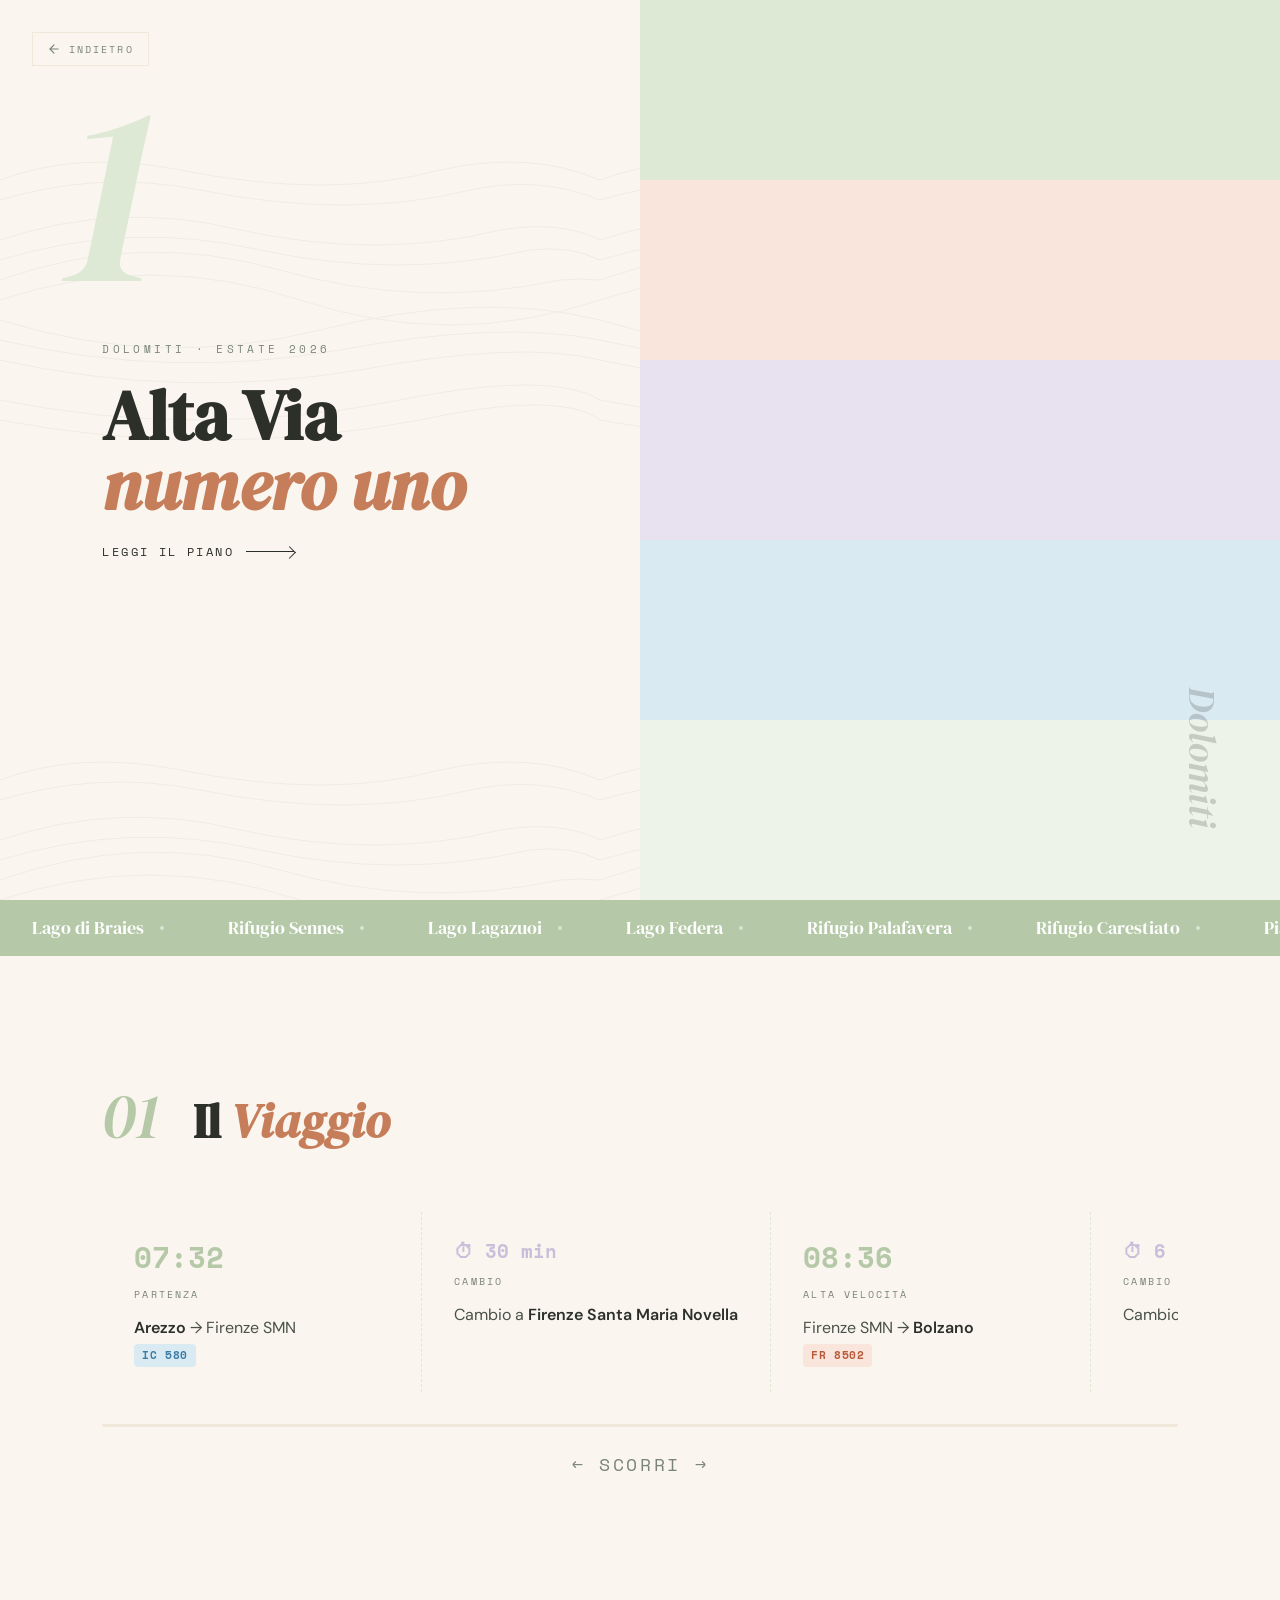
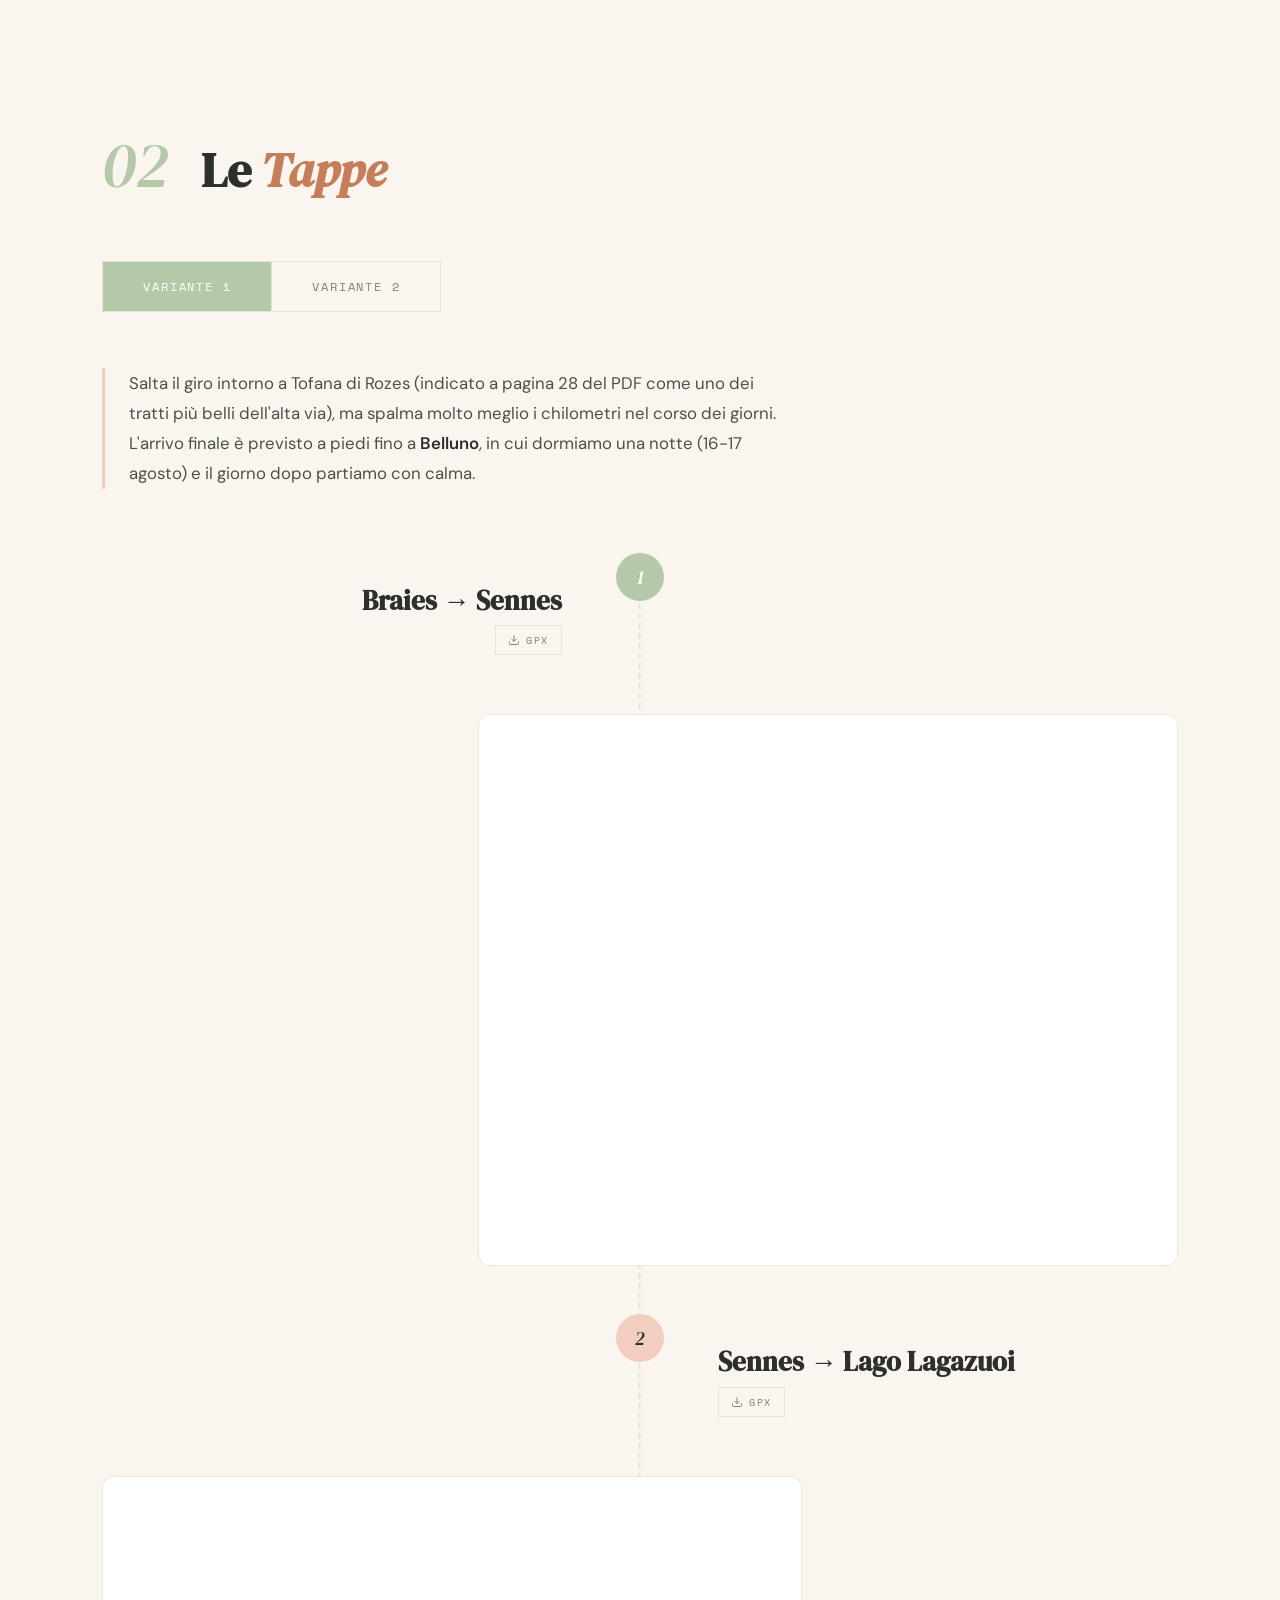
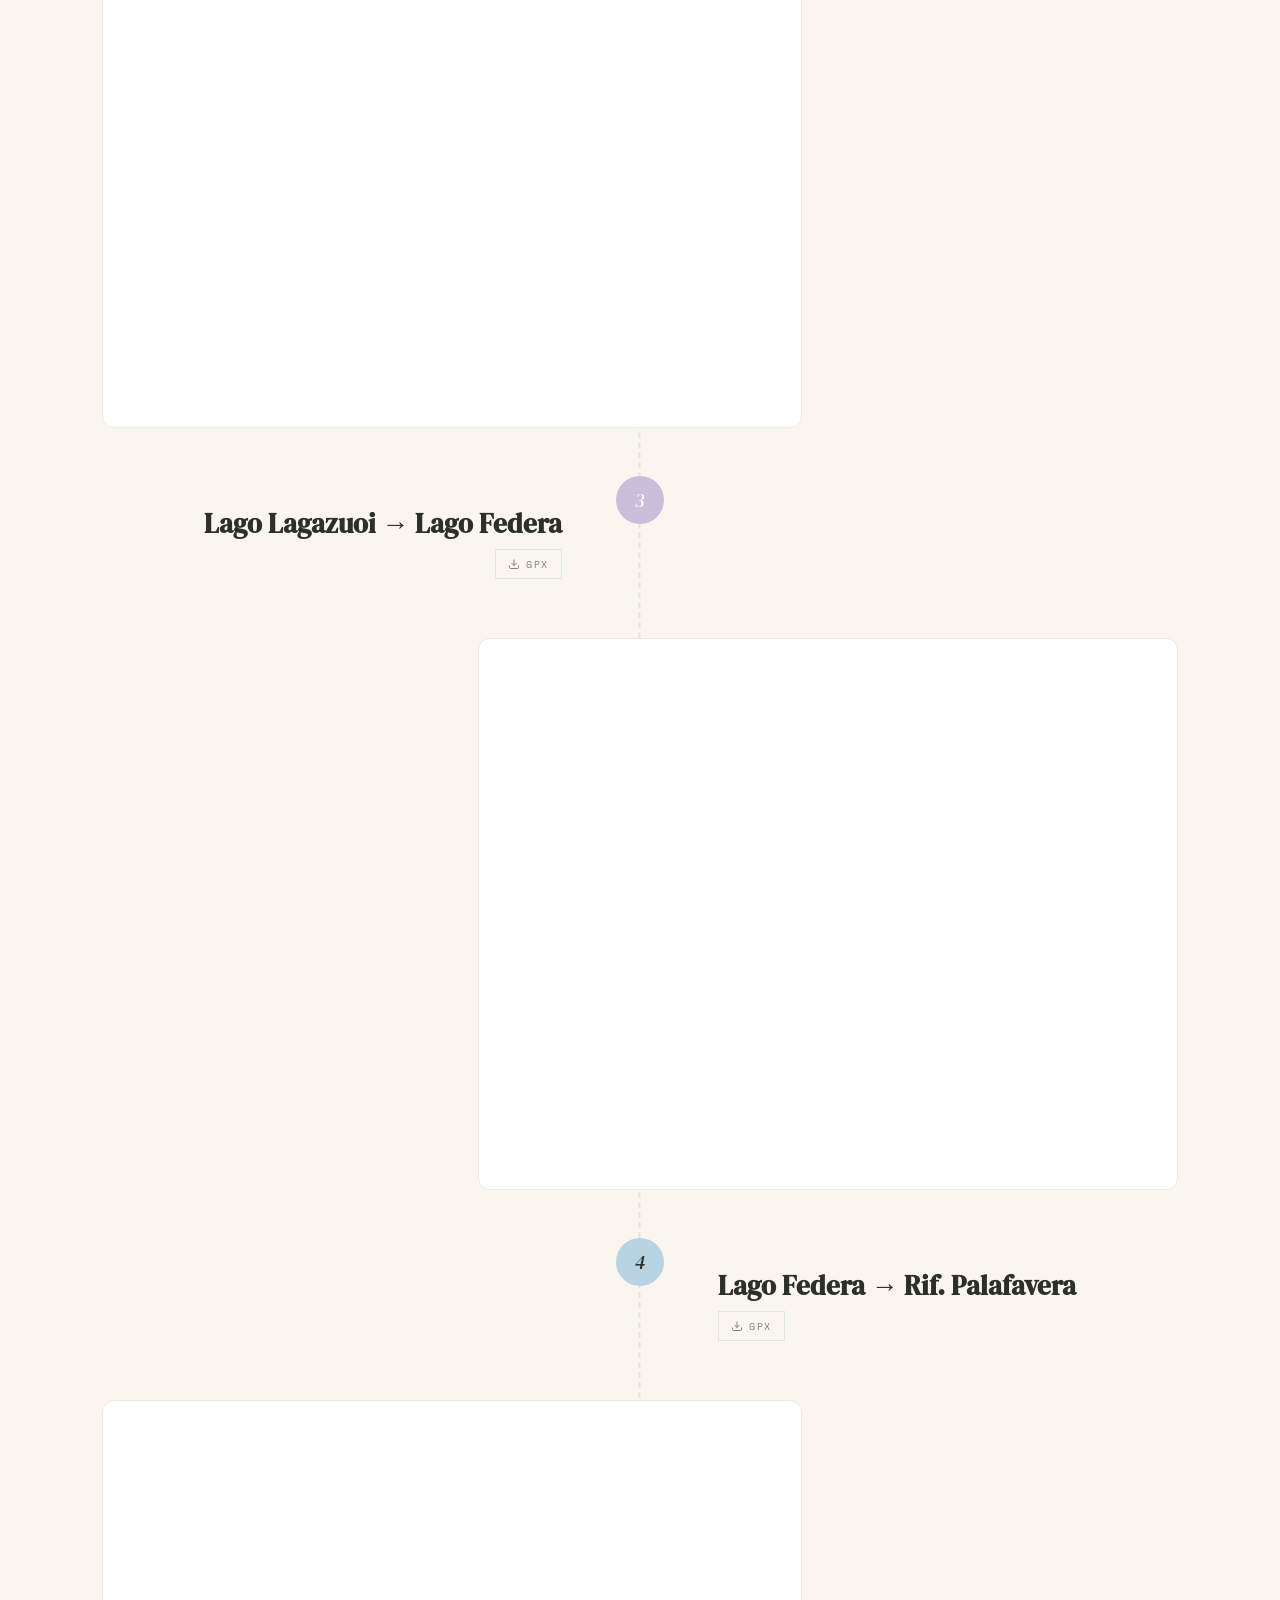
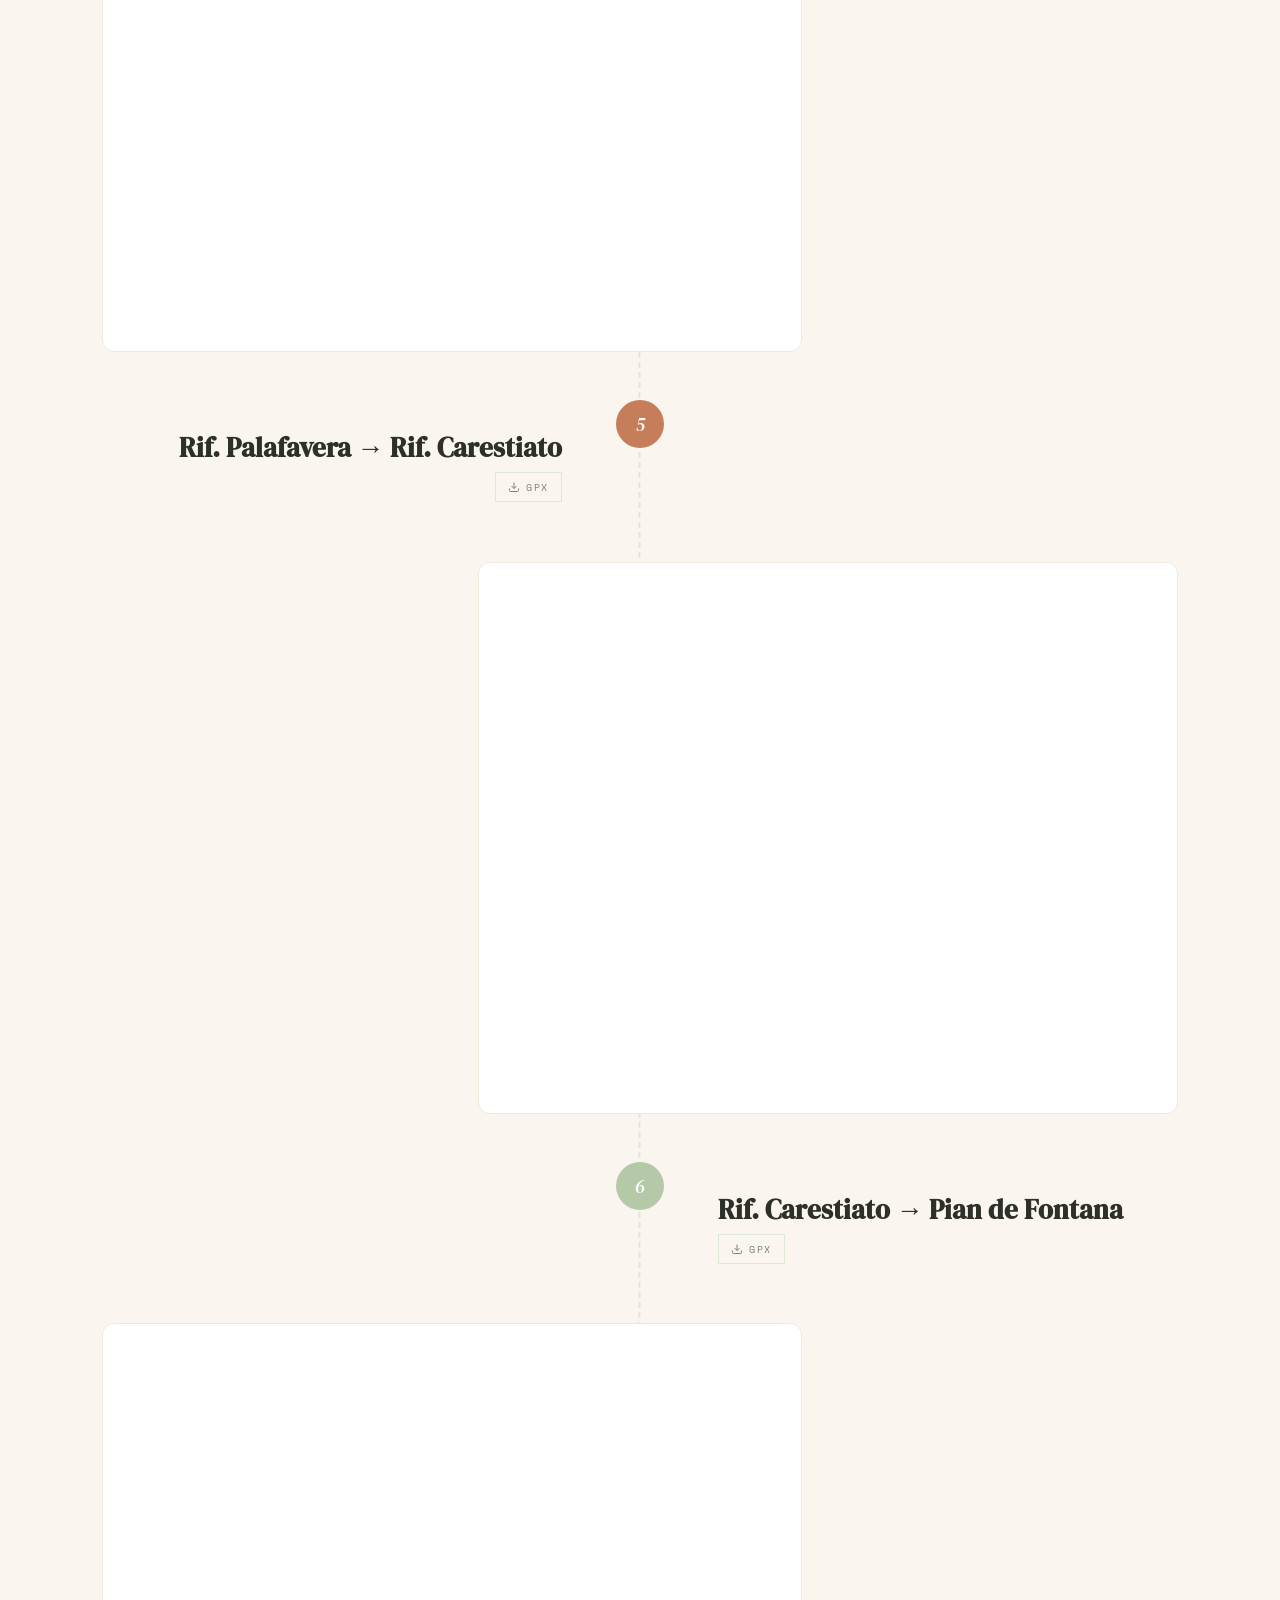
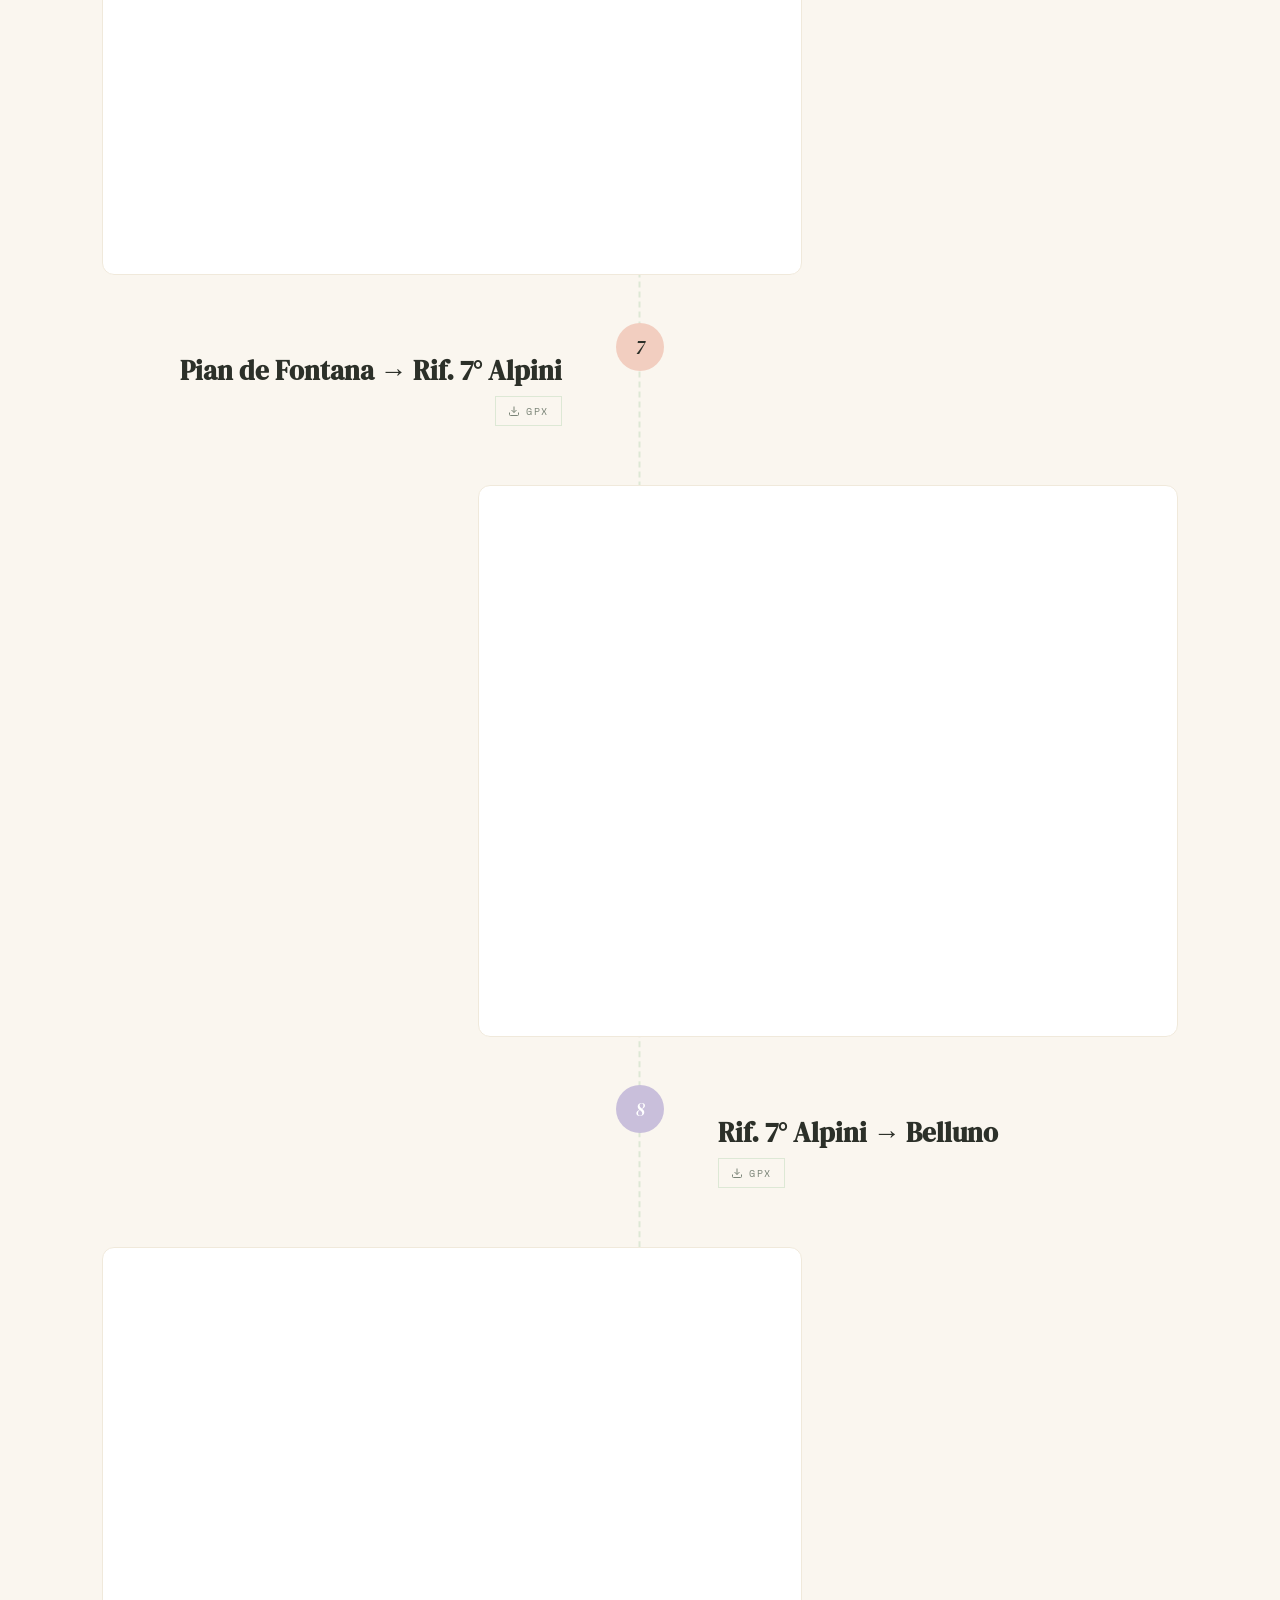
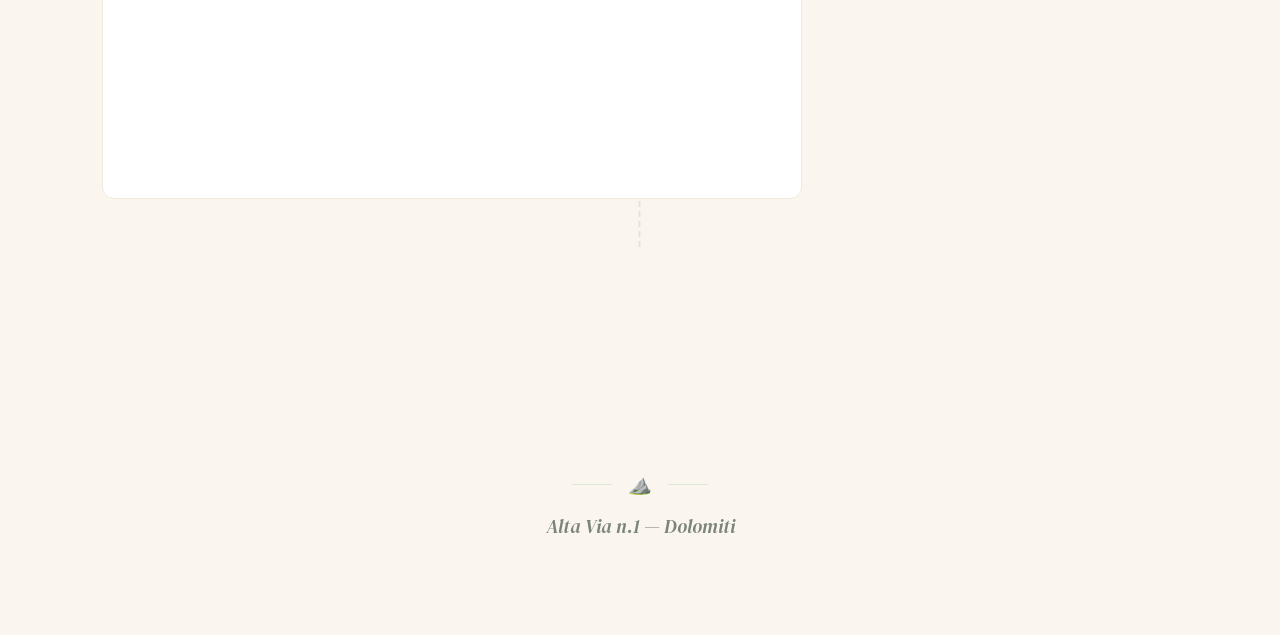
<file: altavia/index.html>
<!DOCTYPE html>
<html lang="it">
<head>
    <meta charset="UTF-8">
    <meta name="viewport" content="width=device-width, initial-scale=1.0">
    <title>Alta Via n.1 — Dolomiti</title>
    <meta name="description" content="Pianificazione dell'Alta Via n.1 delle Dolomiti — tappe, trasporti e tracce GPX.">
    <link href="https://fonts.googleapis.com/css2?family=DM+Serif+Display:ital@0;1&family=DM+Sans:ital,wght@0,300;0,400;0,500;0,600;1,300;1,400&family=Space+Mono:wght@400;700&display=swap" rel="stylesheet">
    <style>
        :root {
            --sage: #b5c9a8;
            --sage-light: #dde8d5;
            --sage-pale: #eef3ea;
            --cream: #faf6ef;
            --cream-dark: #f0e9db;
            --peach: #f2cec0;
            --peach-light: #fae5dd;
            --lavender: #c9bfdb;
            --lavender-light: #e8e2f0;
            --sky: #b8d4e3;
            --sky-light: #daeaf3;
            --terracotta: #c67e5a;
            --ink: #2c3029;
            --ink-soft: #4a5248;
            --ink-muted: #7a8477;
            --white: #ffffff;
        }

        * { box-sizing: border-box; margin: 0; padding: 0; }
        html { scroll-behavior: smooth; }

        body {
            font-family: 'DM Sans', sans-serif;
            background: var(--cream);
            color: var(--ink);
            overflow-x: hidden;
            cursor: default;
        }

        /* ============================================
           TOPOGRAPHIC BACKGROUND PATTERN (SVG)
           ============================================ */
        .topo-bg {
            position: fixed;
            inset: 0;
            z-index: 0;
            pointer-events: none;
            opacity: 0.06;
            background-image: url("data:image/svg+xml,%3Csvg width='600' height='600' xmlns='http://www.w3.org/2000/svg'%3E%3Cpath d='M0 300 Q150 250 300 300 Q450 350 600 300' fill='none' stroke='%234a5248' stroke-width='1'/%3E%3Cpath d='M0 280 Q140 230 280 270 Q420 310 560 280 Q580 278 600 280' fill='none' stroke='%234a5248' stroke-width='1'/%3E%3Cpath d='M0 320 Q160 370 320 330 Q480 290 600 320' fill='none' stroke='%234a5248' stroke-width='1'/%3E%3Cpath d='M0 260 Q130 220 260 250 Q400 280 530 250 Q570 245 600 260' fill='none' stroke='%234a5248' stroke-width='1'/%3E%3Cpath d='M0 340 Q170 380 340 350 Q500 320 600 340' fill='none' stroke='%234a5248' stroke-width='1'/%3E%3Cpath d='M0 240 Q120 200 240 230 Q380 260 500 230 Q560 220 600 240' fill='none' stroke='%234a5248' stroke-width='1'/%3E%3Cpath d='M0 360 Q180 400 360 370 Q520 340 600 360' fill='none' stroke='%234a5248' stroke-width='1'/%3E%3Cpath d='M0 200 Q100 170 200 190 Q350 220 470 190 Q540 175 600 200' fill='none' stroke='%234a5248' stroke-width='1'/%3E%3Cpath d='M0 400 Q200 440 400 400 Q550 370 600 400' fill='none' stroke='%234a5248' stroke-width='1'/%3E%3Cpath d='M0 180 Q80 150 180 170 Q330 200 440 170 Q530 150 600 180' fill='none' stroke='%234a5248' stroke-width='1'/%3E%3Cpath d='M0 420 Q210 460 420 420 Q560 390 600 420' fill='none' stroke='%234a5248' stroke-width='1'/%3E%3C/svg%3E");
            background-size: 600px 600px;
        }

        .content-layer {
            position: relative;
            z-index: 1;
        }

        /* ============================================
           OPENING — EDITORIAL HERO
           ============================================ */
        .opening {
            min-height: 100vh;
            display: grid;
            grid-template-columns: 1fr 1fr;
            position: relative;
        }

        .opening-left {
            display: flex;
            flex-direction: column;
            justify-content: center;
            padding: 6rem 5vw 6rem 8vw;
            position: relative;
        }

        .opening-number {
            font-family: 'DM Serif Display', serif;
            font-size: clamp(10rem, 20vw, 18rem);
            font-style: italic;
            color: var(--sage-light);
            line-height: 0.8;
            position: absolute;
            top: 10%;
            left: 5vw;
            user-select: none;
            z-index: 0;
        }

        .opening-label {
            font-family: 'Space Mono', monospace;
            font-size: 0.7rem;
            letter-spacing: 0.3em;
            text-transform: uppercase;
            color: var(--ink-muted);
            margin-bottom: 1.5rem;
            position: relative;
            z-index: 1;
        }

        .opening-title {
            font-family: 'DM Serif Display', serif;
            font-size: clamp(3rem, 5.5vw, 5.5rem);
            line-height: 1;
            color: var(--ink);
            margin-bottom: 0.3em;
            position: relative;
            z-index: 1;
        }

        .opening-title em {
            font-style: italic;
            color: var(--terracotta);
        }

        .opening-sub {
            font-size: 1.15rem;
            font-weight: 300;
            color: var(--ink-soft);
            line-height: 1.6;
            max-width: 380px;
            position: relative;
            z-index: 1;
            margin-bottom: 2.5rem;
        }

        .opening-cta {
            display: inline-flex;
            align-items: center;
            gap: 12px;
            font-family: 'Space Mono', monospace;
            font-size: 0.75rem;
            letter-spacing: 0.2em;
            text-transform: uppercase;
            color: var(--ink);
            text-decoration: none;
            position: relative;
            z-index: 1;
            transition: gap 0.4s ease;
        }

        .opening-cta:hover { gap: 20px; }

        .opening-cta .arrow {
            width: 48px;
            height: 1px;
            background: var(--ink);
            position: relative;
            transition: width 0.4s ease;
        }

        .opening-cta:hover .arrow { width: 64px; }

        .opening-cta .arrow::after {
            content: '';
            position: absolute;
            right: 0;
            top: -3px;
            width: 8px;
            height: 8px;
            border-right: 1px solid var(--ink);
            border-bottom: 1px solid var(--ink);
            transform: rotate(-45deg);
        }

        .opening-right {
            position: relative;
            overflow: hidden;
        }

        .color-strip {
            position: absolute;
            inset: 0;
            display: flex;
            flex-direction: column;
        }

        .color-strip div {
            flex: 1;
            transition: flex 0.6s cubic-bezier(0.4, 0, 0.2, 1);
        }

        .color-strip div:nth-child(1) { background: var(--sage-light); }
        .color-strip div:nth-child(2) { background: var(--peach-light); }
        .color-strip div:nth-child(3) { background: var(--lavender-light); }
        .color-strip div:nth-child(4) { background: var(--sky-light); }
        .color-strip div:nth-child(5) { background: var(--sage-pale); }

        .color-strip:hover div:nth-child(1) { flex: 2; }
        .color-strip:hover div:nth-child(3) { flex: 1.5; }

        .opening-right-text {
            position: absolute;
            bottom: 8%;
            right: 8%;
            font-family: 'DM Serif Display', serif;
            font-size: clamp(1.5rem, 3vw, 2.8rem);
            font-style: italic;
            color: var(--ink);
            opacity: 0.2;
            writing-mode: vertical-rl;
            user-select: none;
        }

        /* ============================================
           RIBBON MARQUEE
           ============================================ */
        .ribbon {
            background: var(--sage);
            padding: 1rem 0;
            overflow: hidden;
            white-space: nowrap;
        }

        .ribbon-track {
            display: inline-flex;
            animation: marquee 30s linear infinite;
        }

        .ribbon-item {
            font-family: 'DM Serif Display', serif;
            font-size: 1.1rem;
            color: var(--white);
            padding: 0 2rem;
            display: inline-flex;
            align-items: center;
            gap: 1rem;
            flex-shrink: 0;
        }

        .ribbon-item .sep {
            width: 4px;
            height: 4px;
            background: rgba(255,255,255,0.5);
            border-radius: 50%;
        }

        @keyframes marquee {
            0% { transform: translateX(0); }
            100% { transform: translateX(-50%); }
        }

        /* ============================================
           SECTION LAYOUT
           ============================================ */
        .chapter {
            padding: 8rem 8vw;
            position: relative;
        }

        .chapter-header {
            display: flex;
            align-items: baseline;
            gap: 2rem;
            margin-bottom: 4rem;
        }

        .chapter-num {
            font-family: 'DM Serif Display', serif;
            font-size: 4rem;
            font-style: italic;
            color: var(--sage);
            line-height: 1;
            flex-shrink: 0;
        }

        .chapter-title {
            font-family: 'DM Serif Display', serif;
            font-size: clamp(2rem, 4vw, 3rem);
            color: var(--ink);
            line-height: 1.1;
        }

        .chapter-title em {
            font-style: italic;
            color: var(--terracotta);
        }

        /* ============================================
           JOURNEY — HORIZONTAL SCROLL
           ============================================ */
        .journey-scroll-wrapper {
            position: relative;
            overflow: hidden;
        }

        .journey-scroll {
            display: flex;
            gap: 0;
            overflow-x: auto;
            scroll-snap-type: x mandatory;
            -webkit-overflow-scrolling: touch;
            scrollbar-width: none;
            padding-bottom: 2rem;
        }

        .journey-scroll::-webkit-scrollbar { display: none; }

        /* Desktop: JS controls scrollLeft, hide native scrollbar */
        @media (min-width: 901px) {
            .journey-scroll {
                overflow-x: hidden;
                scroll-snap-type: none;
            }
        }

        .journey-stop {
            min-width: 320px;
            max-width: 360px;
            flex-shrink: 0;
            scroll-snap-align: start;
            padding: 1.5rem 2rem;
            position: relative;
            border-right: 1px dashed var(--sage-light);
        }

        .journey-stop:last-child { border-right: none; }

        .stop-time {
            font-family: 'Space Mono', monospace;
            font-size: 1.8rem;
            font-weight: 700;
            color: var(--sage);
            margin-bottom: 0.5rem;
        }

        .stop-time.no-time {
            font-size: 1.2rem;
            color: var(--lavender);
        }

        .stop-label {
            font-family: 'Space Mono', monospace;
            font-size: 0.65rem;
            letter-spacing: 0.2em;
            text-transform: uppercase;
            color: var(--ink-muted);
            margin-bottom: 0.8rem;
        }

        .stop-desc {
            font-size: 1rem;
            line-height: 1.65;
            color: var(--ink-soft);
        }

        .stop-desc strong { color: var(--ink); font-weight: 600; }

        .train-tag {
            display: inline-block;
            padding: 2px 8px;
            border-radius: 4px;
            font-family: 'Space Mono', monospace;
            font-size: 0.7rem;
            font-weight: 700;
            letter-spacing: 0.05em;
        }

        .train-tag.ic { background: var(--sky-light); color: #3a7ca5; }
        .train-tag.fr { background: var(--peach-light); color: #b85a3a; }
        .train-tag.reg { background: var(--sage-pale); color: #5a8a5a; }

        .bus-link {
            color: var(--terracotta);
            text-decoration: underline;
            text-decoration-style: wavy;
            text-underline-offset: 3px;
            text-decoration-thickness: 1px;
        }

        .journey-progress {
            height: 3px;
            background: var(--cream-dark);
            margin-top: 0;
            border-radius: 3px;
            overflow: hidden;
        }

        .journey-progress-bar {
            height: 100%;
            background: linear-gradient(90deg, var(--sage), var(--peach), var(--lavender));
            width: 0%;
            border-radius: 3px;
            transition: width 0.15s linear;
        }

        .scroll-hint {
            text-align: center;
            margin-top: 1.5rem;
            font-family: 'Space Mono', monospace;
            font-size: 1.1rem;
            letter-spacing: 0.15em;
            text-transform: uppercase;
            color: var(--ink-muted);
            animation: pulse-hint 2s ease-in-out infinite;
        }

        @keyframes pulse-hint {
            0%, 100% { opacity: 0.5; }
            50% { opacity: 1; }
        }

        /* ============================================
           VARIANT SWITCHER
           ============================================ */
        .switcher {
            display: flex;
            align-items: stretch;
            border: 1px solid var(--sage-light);
            border-radius: 0;
            overflow: hidden;
            width: fit-content;
            margin-bottom: 3.5rem;
        }

        .switch-btn {
            font-family: 'Space Mono', monospace;
            font-size: 0.75rem;
            letter-spacing: 0.15em;
            text-transform: uppercase;
            padding: 1rem 2.5rem;
            border: none;
            background: transparent;
            color: var(--ink-muted);
            cursor: pointer;
            transition: all 0.3s ease;
            position: relative;
        }

        .switch-btn + .switch-btn {
            border-left: 1px solid var(--sage-light);
        }

        .switch-btn.active {
            background: var(--sage);
            color: var(--white);
        }

        .switch-btn:not(.active):hover {
            background: var(--sage-pale);
            color: var(--ink-soft);
        }

        .variant-content { display: none; }
        .variant-content.active {
            display: block;
            animation: fadeSlide 0.5s ease-out;
        }

        @keyframes fadeSlide {
            from { opacity: 0; transform: translateY(12px); }
            to { opacity: 1; transform: translateY(0); }
        }

        .variant-note {
            font-size: 1.05rem;
            line-height: 1.8;
            color: var(--ink-soft);
            max-width: 680px;
            margin-bottom: 4rem;
            padding-left: 1.5rem;
            border-left: 3px solid var(--peach);
        }

        .variant-note strong {
            color: var(--ink);
            font-weight: 600;
        }

        /* ============================================
           STAGE — ZIGZAG LAYOUT
           ============================================ */
        .stages {
            display: flex;
            flex-direction: column;
            gap: 0;
            position: relative;
        }

        /* The connecting trail line */
        .stages::before {
            content: '';
            position: absolute;
            left: 50%;
            top: 0;
            bottom: 0;
            width: 1px;
            border-left: 2px dashed var(--sage-light);
            transform: translateX(-50%);
        }

        .stage {
            display: grid;
            grid-template-columns: 1fr 60px 1fr;
            align-items: start;
            position: relative;
        }

        .stage-content {
            padding: 2rem 0;
        }

        .stage:nth-child(odd) .stage-content {
            grid-column: 1;
            text-align: right;
            padding-right: 3rem;
        }

        .stage:nth-child(even) .stage-content {
            grid-column: 3;
            text-align: left;
            padding-left: 3rem;
        }

        .stage-marker {
            grid-column: 2;
            display: flex;
            flex-direction: column;
            align-items: center;
            justify-self: center;
            position: relative;
            z-index: 2;
        }

        .marker-circle {
            width: 48px;
            height: 48px;
            border-radius: 50%;
            display: flex;
            align-items: center;
            justify-content: center;
            font-family: 'DM Serif Display', serif;
            font-size: 1.2rem;
            font-style: italic;
            color: var(--white);
            flex-shrink: 0;
            transition: transform 0.3s ease, box-shadow 0.3s ease;
            cursor: default;
        }

        .stage:nth-child(8n+1) .marker-circle { background: var(--sage); }
        .stage:nth-child(8n+2) .marker-circle { background: var(--peach); color: var(--ink); }
        .stage:nth-child(8n+3) .marker-circle { background: var(--lavender); }
        .stage:nth-child(8n+4) .marker-circle { background: var(--sky); color: var(--ink); }
        .stage:nth-child(8n+5) .marker-circle { background: var(--terracotta); }
        .stage:nth-child(8n+6) .marker-circle { background: var(--sage); }
        .stage:nth-child(8n+7) .marker-circle { background: var(--peach); color: var(--ink); }
        .stage:nth-child(8n+8) .marker-circle { background: var(--lavender); }

        .marker-circle:hover {
            transform: scale(1.15);
            box-shadow: 0 6px 20px rgba(0,0,0,0.1);
        }

        .stage-place {
            font-family: 'DM Serif Display', serif;
            font-size: clamp(1.3rem, 2.5vw, 1.7rem);
            color: var(--ink);
            margin-bottom: 0.5rem;
            line-height: 1.2;
        }

        .stage-gpx {
            display: inline-flex;
            align-items: center;
            gap: 6px;
            font-family: 'Space Mono', monospace;
            font-size: 0.65rem;
            letter-spacing: 0.15em;
            text-transform: uppercase;
            color: var(--ink-muted);
            text-decoration: none;
            padding: 6px 12px;
            border: 1px solid var(--sage-light);
            transition: all 0.3s ease;
            margin-bottom: 1.2rem;
        }

        .stage-gpx:hover {
            background: var(--sage);
            color: var(--white);
            border-color: var(--sage);
        }

        .stage-gpx svg {
            width: 12px;
            height: 12px;
        }

        .stage-map-wrap {
            overflow: hidden;
            border-radius: 12px;
            border: 1px solid var(--cream-dark);
            transition: box-shadow 0.4s ease, transform 0.4s ease;
            background: var(--white);
        }

        .stage-map-wrap:hover {
            box-shadow: 0 12px 40px rgba(0,0,0,0.08);
            transform: translateY(-2px);
        }

        .stage:nth-child(odd) .stage-map-wrap { margin-left: auto; }
        .stage:nth-child(even) .stage-map-wrap { margin-right: auto; }

        .stage-map-wrap iframe {
            display: block;
            width: 100%;
            height: 550px;
            border: none;
        }

        /* The map section (below zigzag on mobile, or always full-width) */
        .stage-map-full {
            grid-column: 1 / -1;
            padding: 0.5rem 0 3rem;
        }

        .stage-map-full .stage-map-wrap {
            max-width: 700px;
        }

        .stage:nth-child(odd) .stage-map-full .stage-map-wrap {
            margin-left: auto;
            margin-right: 0;
        }

        .stage:nth-child(even) .stage-map-full .stage-map-wrap {
            margin-left: 0;
            margin-right: auto;
        }

        /* ============================================
           BACK LINK
           ============================================ */
        .back-link {
            position: fixed;
            top: 2rem;
            left: 2rem;
            z-index: 100;
            font-family: 'Space Mono', monospace;
            font-size: 0.65rem;
            letter-spacing: 0.2em;
            text-transform: uppercase;
            color: var(--ink-muted);
            text-decoration: none;
            display: inline-flex;
            align-items: center;
            gap: 8px;
            padding: 8px 14px;
            background: rgba(250, 246, 239, 0.85);
            backdrop-filter: blur(10px);
            border: 1px solid var(--cream-dark);
            transition: all 0.3s ease;
        }

        .back-link:hover {
            color: var(--ink);
            border-color: var(--sage);
        }

        .back-link svg {
            width: 14px;
            height: 14px;
        }

        /* ============================================
           CLOSING
           ============================================ */
        .closing {
            text-align: center;
            padding: 6rem 2rem;
            font-family: 'DM Serif Display', serif;
            font-size: 1.2rem;
            font-style: italic;
            color: var(--ink-muted);
        }

        .closing-deco {
            display: flex;
            align-items: center;
            justify-content: center;
            gap: 1rem;
            margin-bottom: 1rem;
        }

        .closing-deco span {
            width: 40px;
            height: 1px;
            background: var(--sage-light);
        }

        /* ============================================
           SCROLL-DRIVEN ANIMATIONS
           ============================================ */
        .reveal {
            opacity: 0;
            transform: translateY(30px);
            transition: opacity 0.7s ease, transform 0.7s ease;
        }

        .reveal.vis {
            opacity: 1;
            transform: translateY(0);
        }

        .reveal-left {
            opacity: 0;
            transform: translateX(-40px);
            transition: opacity 0.7s ease, transform 0.7s ease;
        }

        .reveal-right {
            opacity: 0;
            transform: translateX(40px);
            transition: opacity 0.7s ease, transform 0.7s ease;
        }

        .reveal-left.vis, .reveal-right.vis {
            opacity: 1;
            transform: translateX(0);
        }

        /* ============================================
           RESPONSIVE
           ============================================ */
        @media (max-width: 900px) {
            .opening {
                grid-template-columns: 1fr;
                min-height: auto;
            }

            .opening-left {
                padding: 8rem 2rem 4rem;
                min-height: 70vh;
            }

            .opening-right {
                height: 30vh;
            }

            .opening-number {
                font-size: 8rem;
                top: 15%;
                left: 1rem;
            }

            .chapter {
                padding: 5rem 1.5rem;
            }

            .chapter-header {
                flex-direction: column;
                gap: 0.5rem;
            }

            .chapter-num { font-size: 2.5rem; }

            /* Linearize stages on mobile */
            .stages::before { display: none; }

            .stage {
                grid-template-columns: 1fr;
                gap: 0;
            }

            .stage-content {
                text-align: left !important;
                padding: 0 !important;
                grid-column: 1 !important;
            }

            .stage-marker {
                grid-column: 1;
                flex-direction: row;
                gap: 1rem;
                justify-self: start;
                margin-bottom: 1rem;
            }

            .stage-map-full {
                grid-column: 1;
            }

            .stage-map-full .stage-map-wrap {
                margin: 0 !important;
                max-width: 100%;
            }

            .stage-map-wrap iframe {
                height: 600px;
            }

            .journey-stop {
                min-width: 280px;
            }

            .switcher {
                width: 100%;
            }

            .switch-btn {
                flex: 1;
                padding: 0.8rem 1rem;
            }

            .back-link {
                top: 1rem;
                left: 1rem;
            }
        }

        @media (max-width: 500px) {
            .opening-title { font-size: 2.5rem; }
            .opening-number { font-size: 5rem; }
            .stage-map-wrap iframe { height: 600px; }
        }
    </style>
</head>
<body>

<div class="topo-bg"></div>

<a href="../index.html" class="back-link" id="back-link">
    <svg viewBox="0 0 24 24" fill="none" stroke="currentColor" stroke-width="2" stroke-linecap="round"><path d="M19 12H5M12 19l-7-7 7-7"/></svg>
    Indietro
</a>

<div class="content-layer">

    <!-- ═════════ OPENING ═════════ -->
    <section class="opening" id="top">
        <div class="opening-left">
            <div class="opening-number">1</div>
            <div class="opening-label reveal">Dolomiti · Estate 2026</div>
            <h1 class="opening-title reveal">Alta Via<br><em>numero uno</em></h1>
            <a href="#viaggio" class="opening-cta reveal">
                Leggi il piano
                <span class="arrow"></span>
            </a>
        </div>
        <div class="opening-right">
            <div class="color-strip">
                <div></div><div></div><div></div><div></div><div></div>
            </div>
            <div class="opening-right-text">Dolomiti</div>
        </div>
    </section>

    <!-- ═════════ RIBBON ═════════ -->
    <div class="ribbon">
        <div class="ribbon-track">
            <span class="ribbon-item">Lago di Braies <span class="sep"></span></span>
            <span class="ribbon-item">Rifugio Sennes <span class="sep"></span></span>
            <span class="ribbon-item">Lago Lagazuoi <span class="sep"></span></span>
            <span class="ribbon-item">Lago Federa <span class="sep"></span></span>
            <span class="ribbon-item">Rifugio Palafavera <span class="sep"></span></span>
            <span class="ribbon-item">Rifugio Carestiato <span class="sep"></span></span>
            <span class="ribbon-item">Pian de Fontana <span class="sep"></span></span>
            <span class="ribbon-item">Rifugio 7° Alpini <span class="sep"></span></span>
            <span class="ribbon-item">Belluno <span class="sep"></span></span>
            <span class="ribbon-item">Lago di Braies <span class="sep"></span></span>
            <span class="ribbon-item">Rifugio Sennes <span class="sep"></span></span>
            <span class="ribbon-item">Lago Lagazuoi <span class="sep"></span></span>
            <span class="ribbon-item">Lago Federa <span class="sep"></span></span>
            <span class="ribbon-item">Rifugio Palafavera <span class="sep"></span></span>
            <span class="ribbon-item">Rifugio Carestiato <span class="sep"></span></span>
            <span class="ribbon-item">Pian de Fontana <span class="sep"></span></span>
            <span class="ribbon-item">Rifugio 7° Alpini <span class="sep"></span></span>
            <span class="ribbon-item">Belluno <span class="sep"></span></span>
        </div>
    </div>

    <!-- ═════════ IL VIAGGIO ═════════ -->
    <section class="chapter" id="viaggio">
        <div class="chapter-header reveal">
            <span class="chapter-num">01</span>
            <h2 class="chapter-title">Il <em>Viaggio</em></h2>
        </div>


        <div class="journey-scroll-wrapper reveal">
            <div class="journey-scroll" id="journey-scroll">
                <div class="journey-stop">
                    <div class="stop-time">07:32</div>
                    <div class="stop-label">Partenza</div>
                    <p class="stop-desc"><strong>Arezzo</strong> → Firenze SMN<br><span class="train-tag ic">IC 580</span></p>
                </div>
                <div class="journey-stop">
                    <div class="stop-time no-time">⏱ 30 min</div>
                    <div class="stop-label">Cambio</div>
                    <p class="stop-desc">Cambio a <strong>Firenze Santa Maria Novella</strong></p>
                </div>
                <div class="journey-stop">
                    <div class="stop-time">08:36</div>
                    <div class="stop-label">Alta velocità</div>
                    <p class="stop-desc">Firenze SMN → <strong>Bolzano</strong><br><span class="train-tag fr">FR 8502</span></p>
                </div>
                <div class="journey-stop">
                    <div class="stop-time no-time">⏱ 6 min</div>
                    <div class="stop-label">Cambio</div>
                    <p class="stop-desc">Cambio rapido a <strong>Bolzano</strong></p>
                </div>
                <div class="journey-stop">
                    <div class="stop-time">12:02</div>
                    <div class="stop-label">Regionale</div>
                    <p class="stop-desc">Bolzano → <strong>Fortezza Franzenfeste</strong><br><span class="train-tag reg">REG 17154</span></p>
                </div>
                <div class="journey-stop">
                    <div class="stop-time no-time">⏱ 7 min</div>
                    <div class="stop-label">Cambio</div>
                    <p class="stop-desc">Cambio a <strong>Fortezza Franzenfeste</strong></p>
                </div>
                <div class="journey-stop">
                    <div class="stop-time">12:51</div>
                    <div class="stop-label">Regionale</div>
                    <p class="stop-desc"><span class="train-tag reg">REG 1863</span> fino a <strong>Monguelfo</strong></p>
                </div>
                <div class="journey-stop">
                    <div class="stop-time no-time">🚌</div>
                    <div class="stop-label">Bus navetta</div>
                    <p class="stop-desc">Bus <strong>439</strong> → <strong>Lago di Braies</strong><br><small>Prenotare su <a href="http://www.prags.bz/it/offer/detail/navetta-lago-di-braies_21" target="_blank" class="bus-link">www.prags.bz</a></small></p>
                </div>
                <div class="journey-stop">
                    <div class="stop-time no-time">🏔️</div>
                    <div class="stop-label">Si parte</div>
                    <p class="stop-desc">Arrivo al <strong>Lago di Braies</strong> e partenza per la prima tappa!</p>
                </div>
            </div>
            <div class="journey-progress">
                <div class="journey-progress-bar" id="journey-bar"></div>
            </div>
            <div class="scroll-hint" id="scroll-hint">← scorri →</div>
        </div>

    </section>

    <!-- ═════════ LE TAPPE ═════════ -->
    <section class="chapter" id="tappe">
        <div class="chapter-header reveal">
            <span class="chapter-num">02</span>
            <h2 class="chapter-title">Le <em>Tappe</em></h2>
        </div>

        <div class="reveal">
            <div class="switcher">
                <button class="switch-btn active" onclick="switchTab(1)" id="tab-1">Variante 1</button>
                <button class="switch-btn" onclick="switchTab(2)" id="tab-2">Variante 2</button>
            </div>
        </div>

        <!-- VARIANTE 1 -->
        <div id="var1" class="variant-content active">
            <p class="variant-note reveal">
                Salta il giro intorno a Tofana di Rozes (indicato a pagina 28 del PDF come uno dei tratti più belli dell'alta via), ma spalma molto meglio i chilometri nel corso dei giorni. L'arrivo finale è previsto a piedi fino a <strong>Belluno</strong>, in cui dormiamo una notte (16-17 agosto) e il giorno dopo partiamo con calma.
            </p>

            <div class="stages">
                <div class="stage reveal">
                    <div class="stage-content">
                        <h3 class="stage-place">Braies → Sennes</h3>
                        <a href="gpx/AV1-TAPPA-1-Braies-Sennes.gpx" download class="stage-gpx">
                            <svg viewBox="0 0 24 24" fill="none" stroke="currentColor" stroke-width="2"><path d="M21 15v4a2 2 0 01-2 2H5a2 2 0 01-2-2v-4M7 10l5 5 5-5M12 15V3"/></svg>
                            GPX
                        </a>
                    </div>
                    <div class="stage-marker"><div class="marker-circle">1</div></div>
                    <div></div>
                    <div class="stage-map-full">
                        <div class="stage-map-wrap">
                            <iframe src="https://www.komoot.com/tour/3027857173/embed?share_token=a2SCrNjfznxM62hj2CW6NyesIXx7IenUDGI9vxfBNJytvUUKT6&hl=it&layout=classic&profile=1" scrolling="no"></iframe>
                        </div>
                    </div>
                </div>

                <div class="stage reveal">
                    <div></div>
                    <div class="stage-marker"><div class="marker-circle">2</div></div>
                    <div class="stage-content">
                        <h3 class="stage-place">Sennes → Lago Lagazuoi</h3>
                        <a href="gpx/AV1-TAPPA-2-Sennes-LagoLagazuoi.gpx" download class="stage-gpx">
                            <svg viewBox="0 0 24 24" fill="none" stroke="currentColor" stroke-width="2"><path d="M21 15v4a2 2 0 01-2 2H5a2 2 0 01-2-2v-4M7 10l5 5 5-5M12 15V3"/></svg>
                            GPX
                        </a>
                    </div>
                    <div class="stage-map-full">
                        <div class="stage-map-wrap">
                            <iframe src="https://www.komoot.com/tour/3027857343/embed?share_token=a15LOtpx4l3zkP9cxi9ZAS6z4vShhySEk72uCTPtK3MIhR6W4N&hl=it&layout=classic&profile=1" scrolling="no"></iframe>
                        </div>
                    </div>
                </div>

                <div class="stage reveal">
                    <div class="stage-content">
                        <h3 class="stage-place">Lago Lagazuoi → Lago Federa</h3>
                        <a href="gpx/AV1-TAPPA-3-LagoLagazuoi-LagoFedera.gpx" download class="stage-gpx">
                            <svg viewBox="0 0 24 24" fill="none" stroke="currentColor" stroke-width="2"><path d="M21 15v4a2 2 0 01-2 2H5a2 2 0 01-2-2v-4M7 10l5 5 5-5M12 15V3"/></svg>
                            GPX
                        </a>
                    </div>
                    <div class="stage-marker"><div class="marker-circle">3</div></div>
                    <div></div>
                    <div class="stage-map-full">
                        <div class="stage-map-wrap">
                            <iframe src="https://www.komoot.com/tour/3027857682/embed?share_token=aQST6qQEfv6AEtZs6BWuxdnw7f1KhGT7I35WCP6I12X2cKgyEo&hl=it&layout=classic&profile=1" scrolling="no"></iframe>
                        </div>
                    </div>
                </div>

                <div class="stage reveal">
                    <div></div>
                    <div class="stage-marker"><div class="marker-circle">4</div></div>
                    <div class="stage-content">
                        <h3 class="stage-place">Lago Federa → Rif. Palafavera</h3>
                        <a href="gpx/AV1-TAPPA-4-LagoFedera-RifugioPalafavera.gpx" download class="stage-gpx">
                            <svg viewBox="0 0 24 24" fill="none" stroke="currentColor" stroke-width="2"><path d="M21 15v4a2 2 0 01-2 2H5a2 2 0 01-2-2v-4M7 10l5 5 5-5M12 15V3"/></svg>
                            GPX
                        </a>
                    </div>
                    <div class="stage-map-full">
                        <div class="stage-map-wrap">
                            <iframe src="https://www.komoot.com/tour/3027857963/embed?share_token=alo6HYPrpuO6QzYvH8m1ZBAVVNUuMAtK6Vz91aGMtBwX75M5l5&hl=it&layout=classic&profile=1" scrolling="no"></iframe>
                        </div>
                    </div>
                </div>

                <div class="stage reveal">
                    <div class="stage-content">
                        <h3 class="stage-place">Rif. Palafavera → Rif. Carestiato</h3>
                        <a href="gpx/AV1-TAPPA-5-RifugioPalafavera-RifugioCarestiato.gpx" download class="stage-gpx">
                            <svg viewBox="0 0 24 24" fill="none" stroke="currentColor" stroke-width="2"><path d="M21 15v4a2 2 0 01-2 2H5a2 2 0 01-2-2v-4M7 10l5 5 5-5M12 15V3"/></svg>
                            GPX
                        </a>
                    </div>
                    <div class="stage-marker"><div class="marker-circle">5</div></div>
                    <div></div>
                    <div class="stage-map-full">
                        <div class="stage-map-wrap">
                            <iframe src="https://www.komoot.com/tour/3027858319/embed?share_token=aR37DDvvIDE89heRos18QxZo34flJBWZlG43MrxhS1wupuKGvF&hl=it&layout=classic&profile=1" scrolling="no"></iframe>
                        </div>
                    </div>
                </div>

                <div class="stage reveal">
                    <div></div>
                    <div class="stage-marker"><div class="marker-circle">6</div></div>
                    <div class="stage-content">
                        <h3 class="stage-place">Rif. Carestiato → Pian de Fontana</h3>
                        <a href="gpx/AV1-TAPPA-6-RifugioCarestiato-RifugioPiandeFontana.gpx" download class="stage-gpx">
                            <svg viewBox="0 0 24 24" fill="none" stroke="currentColor" stroke-width="2"><path d="M21 15v4a2 2 0 01-2 2H5a2 2 0 01-2-2v-4M7 10l5 5 5-5M12 15V3"/></svg>
                            GPX
                        </a>
                    </div>
                    <div class="stage-map-full">
                        <div class="stage-map-wrap">
                            <iframe src="https://www.komoot.com/tour/3027858538/embed?share_token=afCfVWlopmx0pEpRfEiVuIGNc8YNvB3PrL6UEXH3W5W36ACRZV&hl=it&layout=classic&profile=1" scrolling="no"></iframe>
                        </div>
                    </div>
                </div>

                <div class="stage reveal">
                    <div class="stage-content">
                        <h3 class="stage-place">Pian de Fontana → Rif. 7° Alpini</h3>
                        <a href="gpx/AV1-TAPPA-7-RifugioPiandeFontana-Rifugio7Alpini.gpx" download class="stage-gpx">
                            <svg viewBox="0 0 24 24" fill="none" stroke="currentColor" stroke-width="2"><path d="M21 15v4a2 2 0 01-2 2H5a2 2 0 01-2-2v-4M7 10l5 5 5-5M12 15V3"/></svg>
                            GPX
                        </a>
                    </div>
                    <div class="stage-marker"><div class="marker-circle">7</div></div>
                    <div></div>
                    <div class="stage-map-full">
                        <div class="stage-map-wrap">
                            <iframe src="https://www.komoot.com/tour/3027858730/embed?share_token=ab14xLXVWvq9WzlDqfqXpF5bhBCXLJJ1380hWtmpstuHDwrSOx&hl=it&layout=classic&profile=1" scrolling="no"></iframe>
                        </div>
                    </div>
                </div>

                <div class="stage reveal">
                    <div></div>
                    <div class="stage-marker"><div class="marker-circle">8</div></div>
                    <div class="stage-content">
                        <h3 class="stage-place">Rif. 7° Alpini → Belluno</h3>
                        <a href="gpx/AV1-TAPPA-8-Rifugio7Alpini-Belluno.gpx" download class="stage-gpx">
                            <svg viewBox="0 0 24 24" fill="none" stroke="currentColor" stroke-width="2"><path d="M21 15v4a2 2 0 01-2 2H5a2 2 0 01-2-2v-4M7 10l5 5 5-5M12 15V3"/></svg>
                            GPX
                        </a>
                    </div>
                    <div class="stage-map-full">
                        <div class="stage-map-wrap">
                            <iframe src="https://www.komoot.com/tour/3027859034/embed?share_token=auJg2fyPmYONMUHRh94ow6BbN2e49hdcyO7SwzVJTCnVBC3xqJ&hl=it&layout=classic&profile=1" scrolling="no"></iframe>
                        </div>
                    </div>
                </div>
            </div>
        </div>

        <!-- VARIANTE 2 -->
        <div id="var2" class="variant-content">
            <p class="variant-note reveal">
                Include il giro intorno a Tofana di Rozes con una tappa bella lunga di 22.8km (ma se riusciamo, i giorni prima andiamo un po' più lunghi e proviamo ad accorciarla). Le tappe sono distribuite un po' peggio a livello di chilometri. Finisce non a Belluno ma alla <strong>fermata del bus di La Pissa</strong>, in cui prendiamo un autobus per Belluno, dormiamo in città e partiamo il giorno dopo.
            </p>

            <div class="stages">
                <div class="stage reveal">
                    <div class="stage-content">
                        <h3 class="stage-place">Braies → Sennes</h3>
                        <a href="gpx/AV1-TAPPA-1-Braies-Sennes.gpx" download class="stage-gpx">
                            <svg viewBox="0 0 24 24" fill="none" stroke="currentColor" stroke-width="2"><path d="M21 15v4a2 2 0 01-2 2H5a2 2 0 01-2-2v-4M7 10l5 5 5-5M12 15V3"/></svg>
                            GPX
                        </a>
                    </div>
                    <div class="stage-marker"><div class="marker-circle">1</div></div>
                    <div></div>
                    <div class="stage-map-full">
                        <div class="stage-map-wrap">
                            <iframe src="https://www.komoot.com/tour/3027857173/embed?share_token=a2SCrNjfznxM62hj2CW6NyesIXx7IenUDGI9vxfBNJytvUUKT6&hl=it&layout=classic&profile=1" scrolling="no"></iframe>
                        </div>
                    </div>
                </div>

                <div class="stage reveal">
                    <div></div>
                    <div class="stage-marker"><div class="marker-circle">2</div></div>
                    <div class="stage-content">
                        <h3 class="stage-place">Sennes → Lago Lagazuoi</h3>
                        <a href="gpx/AV1-TAPPA-2-Sennes-LagoLagazuoi.gpx" download class="stage-gpx">
                            <svg viewBox="0 0 24 24" fill="none" stroke="currentColor" stroke-width="2"><path d="M21 15v4a2 2 0 01-2 2H5a2 2 0 01-2-2v-4M7 10l5 5 5-5M12 15V3"/></svg>
                            GPX
                        </a>
                    </div>
                    <div class="stage-map-full">
                        <div class="stage-map-wrap">
                            <iframe src="https://www.komoot.com/tour/3027857343/embed?share_token=a15LOtpx4l3zkP9cxi9ZAS6z4vShhySEk72uCTPtK3MIhR6W4N&hl=it&layout=classic&profile=1" scrolling="no"></iframe>
                        </div>
                    </div>
                </div>

                <div class="stage reveal">
                    <div class="stage-content">
                        <h3 class="stage-place">Lago Lagazuoi → Rif. Scoiattoli</h3>
                        <a href="gpx/AV1(2)-TAPPA-3-LagoLagazuoi-RifugioScoiattoli.gpx" download class="stage-gpx">
                            <svg viewBox="0 0 24 24" fill="none" stroke="currentColor" stroke-width="2"><path d="M21 15v4a2 2 0 01-2 2H5a2 2 0 01-2-2v-4M7 10l5 5 5-5M12 15V3"/></svg>
                            GPX
                        </a>
                    </div>
                    <div class="stage-marker"><div class="marker-circle">3</div></div>
                    <div></div>
                    <div class="stage-map-full">
                        <div class="stage-map-wrap">
                            <iframe src="https://www.komoot.com/tour/3027861139/embed?share_token=alEVgZFMKk5hCLMiIWEmcGPwjPBFLqKRSy3wbqCgCExIFMGHp7&hl=it&layout=classic&profile=1" scrolling="no"></iframe>
                        </div>
                    </div>
                </div>

                <div class="stage reveal">
                    <div></div>
                    <div class="stage-marker"><div class="marker-circle">4</div></div>
                    <div class="stage-content">
                        <h3 class="stage-place">Rif. Scoiattoli → Rif. Città di Fiume</h3>
                        <a href="gpx/AV1(2)-TAPPA-4-RifugioScoiattoli-RifugioCitt%C3%A0diFiume.gpx" download class="stage-gpx">
                            <svg viewBox="0 0 24 24" fill="none" stroke="currentColor" stroke-width="2"><path d="M21 15v4a2 2 0 01-2 2H5a2 2 0 01-2-2v-4M7 10l5 5 5-5M12 15V3"/></svg>
                            GPX
                        </a>
                    </div>
                    <div class="stage-map-full">
                        <div class="stage-map-wrap">
                            <iframe src="https://www.komoot.com/tour/3027861371/embed?share_token=atXS2t88cOUurFQqVXGA26f9zUjz38TbJ952HuJszzbvRFnOoT&hl=it&layout=classic&profile=1" scrolling="no"></iframe>
                        </div>
                    </div>
                </div>

                <div class="stage reveal">
                    <div class="stage-content">
                        <h3 class="stage-place">Rif. Città di Fiume → Rif. Palafavera</h3>
                        <a href="gpx/AV1(2)-TAPPA-5-RifugioCitt%C3%A0diFiume-RifugioPalafavera.gpx" download class="stage-gpx">
                            <svg viewBox="0 0 24 24" fill="none" stroke="currentColor" stroke-width="2"><path d="M21 15v4a2 2 0 01-2 2H5a2 2 0 01-2-2v-4M7 10l5 5 5-5M12 15V3"/></svg>
                            GPX
                        </a>
                    </div>
                    <div class="stage-marker"><div class="marker-circle">5</div></div>
                    <div></div>
                    <div class="stage-map-full">
                        <div class="stage-map-wrap">
                            <iframe src="https://www.komoot.com/tour/3027862603/embed?share_token=appB2frBwY4tMtz8CDE2Jn5d3A2zI36YZJZ7xGPpmB7QOGg5ul&hl=it&layout=classic&profile=1" scrolling="no"></iframe>
                        </div>
                    </div>
                </div>

                <div class="stage reveal">
                    <div></div>
                    <div class="stage-marker"><div class="marker-circle">6</div></div>
                    <div class="stage-content">
                        <h3 class="stage-place">Rif. Palafavera → Rif. Carestiato</h3>
                        <a href="gpx/AV1(2)-TAPPA-6-RifugioPalafavera-RifugioCarestiato.gpx" download class="stage-gpx">
                            <svg viewBox="0 0 24 24" fill="none" stroke="currentColor" stroke-width="2"><path d="M21 15v4a2 2 0 01-2 2H5a2 2 0 01-2-2v-4M7 10l5 5 5-5M12 15V3"/></svg>
                            GPX
                        </a>
                    </div>
                    <div class="stage-map-full">
                        <div class="stage-map-wrap">
                            <iframe src="https://www.komoot.com/tour/3027863376/embed?share_token=aaHJ8dd1Nq6PW4JCGnHFYvHSwUW8zswySqYiX2cn3cC6siB1vB&hl=it&layout=classic&profile=1" scrolling="no"></iframe>
                        </div>
                    </div>
                </div>

                <div class="stage reveal">
                    <div class="stage-content">
                        <h3 class="stage-place">Rif. Carestiato → Rif. Pramperet</h3>
                        <a href="gpx/AV1(2)-TAPPA-7-RifugioCarestiato-RifugioSommarivaalPramperet.gpx" download class="stage-gpx">
                            <svg viewBox="0 0 24 24" fill="none" stroke="currentColor" stroke-width="2"><path d="M21 15v4a2 2 0 01-2 2H5a2 2 0 01-2-2v-4M7 10l5 5 5-5M12 15V3"/></svg>
                            GPX
                        </a>
                    </div>
                    <div class="stage-marker"><div class="marker-circle">7</div></div>
                    <div></div>
                    <div class="stage-map-full">
                        <div class="stage-map-wrap">
                            <iframe src="https://www.komoot.com/tour/3027863743/embed?share_token=a6QyMJOOZoFdpGGz3SBDGkf8dH8UtG7uI1XEc5ai4ZCv80OJzD&hl=it&layout=classic&profile=1" scrolling="no"></iframe>
                        </div>
                    </div>
                </div>

                <div class="stage reveal">
                    <div></div>
                    <div class="stage-marker"><div class="marker-circle">8</div></div>
                    <div class="stage-content">
                        <h3 class="stage-place">Rif. Pramperet → La Pissa</h3>
                        <a href="gpx/AV1(2)-TAPPA-8-RifugioSommarivaalPramperet-FermatadelBusLaPissa.gpx" download class="stage-gpx">
                            <svg viewBox="0 0 24 24" fill="none" stroke="currentColor" stroke-width="2"><path d="M21 15v4a2 2 0 01-2 2H5a2 2 0 01-2-2v-4M7 10l5 5 5-5M12 15V3"/></svg>
                            GPX
                        </a>
                    </div>
                    <div class="stage-map-full">
                        <div class="stage-map-wrap">
                            <iframe src="https://www.komoot.com/tour/3027864125/embed?share_token=aHs5mBgx02YffsyEIGOGdq7AKRY54KXpGCjOMfDbIaJLd9Q7NH&hl=it&layout=classic&profile=1" scrolling="no"></iframe>
                        </div>
                    </div>
                </div>
            </div>
        </div>
    </section>

    <!-- ═════════ CLOSING ═════════ -->
    <div class="closing">
        <div class="closing-deco">
            <span></span>
            ⛰️
            <span></span>
        </div>
        Alta Via n.1 — Dolomiti
    </div>

</div>

<script>
    // ─── Tab Switch ───
    function switchTab(id) {
        document.querySelectorAll('.switch-btn').forEach((b, i) => b.classList.toggle('active', i + 1 === id));
        document.querySelectorAll('.variant-content').forEach((c, i) => c.classList.toggle('active', i + 1 === id));
        setTimeout(initReveal, 100);
    }

    // ─── Journey scroll progress ───
    const journeyScroll = document.getElementById('journey-scroll');
    const journeyBar = document.getElementById('journey-bar');
    const scrollHint = document.getElementById('scroll-hint');

    // Mobile: native horizontal scroll updates the bar
    journeyScroll.addEventListener('scroll', () => {
        const maxScroll = journeyScroll.scrollWidth - journeyScroll.clientWidth;
        if (maxScroll <= 0) return;
        const pct = (journeyScroll.scrollLeft / maxScroll) * 100;
        journeyBar.style.width = pct + '%';
        if (pct > 5) scrollHint.style.opacity = '0';
    });

    // ─── Desktop: wheel-hijack for horizontal scroll ───
    (function () {
        const wrapper = document.querySelector('.journey-scroll-wrapper');
        if (!wrapper) return;

        const isDesktop = () => window.innerWidth > 900;

        function updateBar() {
            const maxScroll = journeyScroll.scrollWidth - journeyScroll.clientWidth;
            if (maxScroll <= 0) return;
            const pct = (journeyScroll.scrollLeft / maxScroll) * 100;
            journeyBar.style.width = pct + '%';
            if (pct > 5) scrollHint.style.opacity = '0';
            else scrollHint.style.opacity = '';
        }

        let targetScroll = 0;
        let isAnimating = false;

        function smoothAnimate() {
            const current = journeyScroll.scrollLeft;
            const diff = targetScroll - current;

            if (Math.abs(diff) < 0.5) {
                journeyScroll.scrollLeft = targetScroll;
                isAnimating = false;
                updateBar();
                return;
            }

            journeyScroll.scrollLeft += diff * 0.18;
            updateBar();
            requestAnimationFrame(smoothAnimate);
        }

        window.addEventListener('wheel', (e) => {
            if (!isDesktop()) return;

            const rect = wrapper.getBoundingClientRect();
            const maxScroll = journeyScroll.scrollWidth - journeyScroll.clientWidth;
            if (maxScroll <= 0) return;

            // Check if the journey wrapper is visible in a comfortable reading position
            const inZone = rect.top < window.innerHeight * 0.6 && rect.bottom > window.innerHeight * 0.15;
            if (!inZone) return;

            const atStart = targetScroll <= 0;
            const atEnd = targetScroll >= maxScroll - 1;
            const scrollingDown = e.deltaY > 0;
            const scrollingUp = e.deltaY < 0;

            // Scrolling down and horizontal not finished → hijack
            if (scrollingDown && !atEnd) {
                e.preventDefault();
                targetScroll = Math.min(maxScroll, targetScroll + Math.abs(e.deltaY) * 3);
                if (!isAnimating) { isAnimating = true; requestAnimationFrame(smoothAnimate); }
                return;
            }

            // Scrolling up and horizontal not back to start → hijack
            if (scrollingUp && !atStart) {
                e.preventDefault();
                targetScroll = Math.max(0, targetScroll - Math.abs(e.deltaY) * 3);
                if (!isAnimating) { isAnimating = true; requestAnimationFrame(smoothAnimate); }
                return;
            }

            // Otherwise let normal vertical scroll happen
        }, { passive: false });
    })();

    // ─── Reveal on scroll ───
    function initReveal() {
        const els = document.querySelectorAll('.reveal:not(.vis), .reveal-left:not(.vis), .reveal-right:not(.vis)');
        const obs = new IntersectionObserver((entries) => {
            entries.forEach(e => {
                if (e.isIntersecting) {
                    e.target.classList.add('vis');
                    obs.unobserve(e.target);
                }
            });
        }, { threshold: 0.08, rootMargin: '0px 0px -40px 0px' });
        els.forEach(el => obs.observe(el));
    }

    document.addEventListener('DOMContentLoaded', initReveal);
</script>

</body>
</html>
</file>
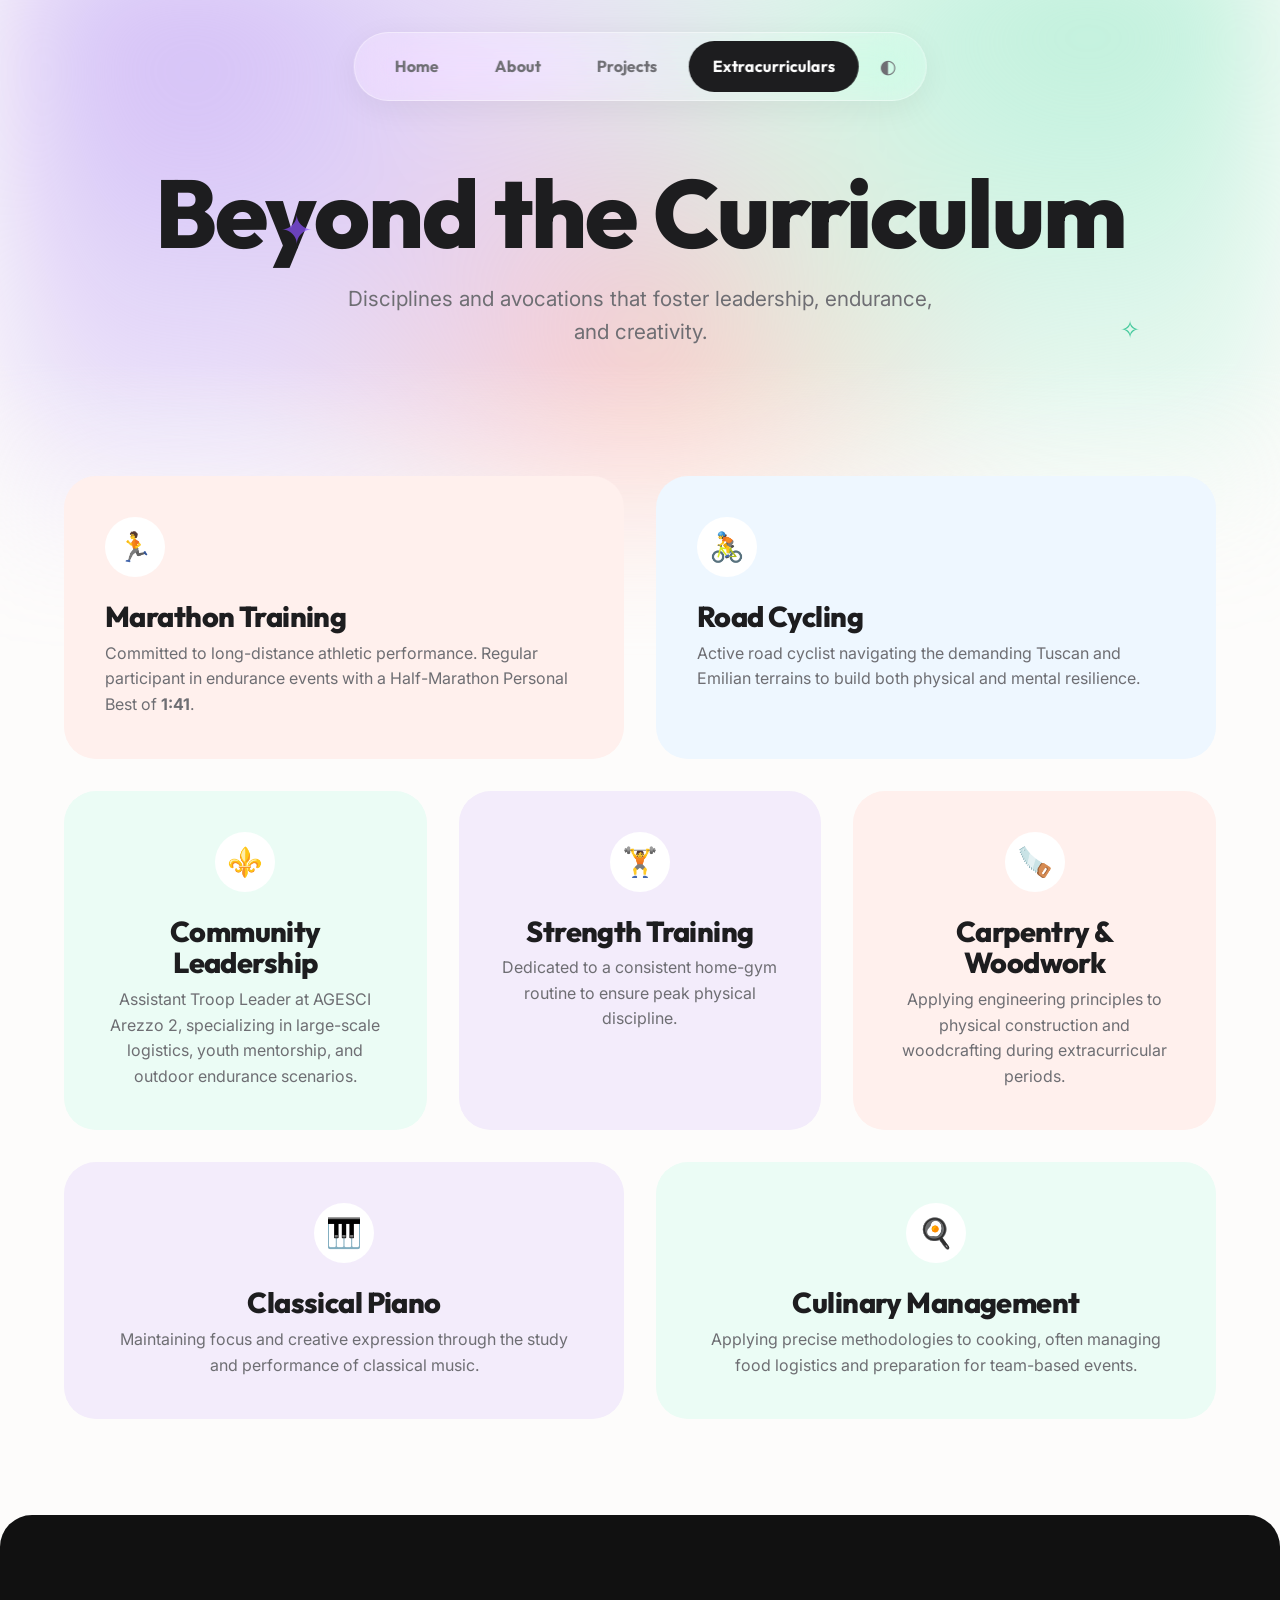
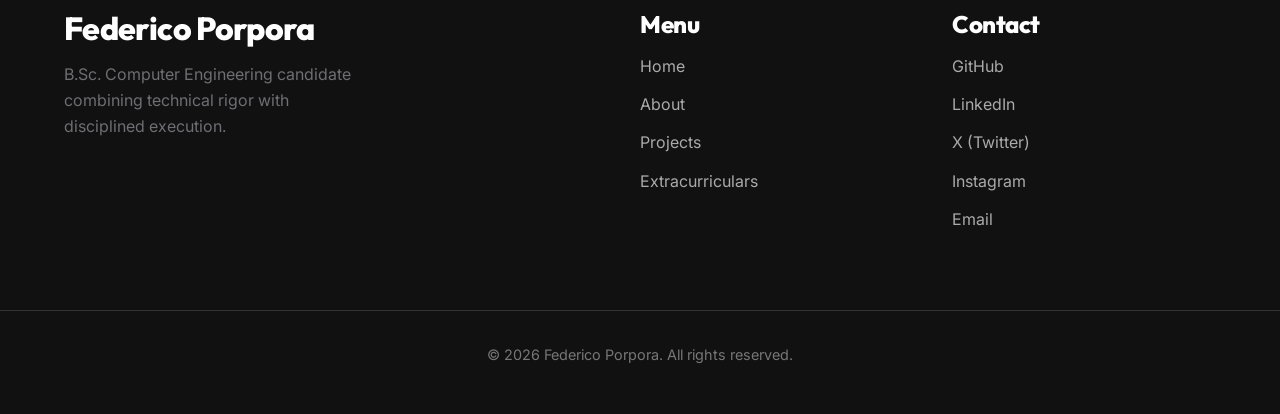
<file: extracurriculars.html>
<!DOCTYPE html>
<html lang="en">
<head>
    <meta charset="UTF-8">
    <meta name="viewport" content="width=device-width, initial-scale=1.0">
    <title>Extracurriculars | Federico Porpora</title>
    <link href="https://fonts.googleapis.com/css2?family=Inter:wght@400;500;700&family=Outfit:wght@700;800;900&display=swap" rel="stylesheet">
    <link rel="stylesheet" href="style.css">
</head>
<body>
    <nav>
        <a href="index.html">Home</a>
        <a href="about.html">About</a>
        <a href="projects.html">Projects</a>
        <a href="extracurriculars.html" class="active">Extracurriculars</a>
        <button id="theme-toggle" class="theme-toggle" aria-label="Toggle dark mode">◐</button>
    </nav>
    <main>
        <div class="hero-wrapper" style="padding-top: 10rem; padding-bottom: 4rem;">
            <div class="hero-gradient"></div>
            <div class="container text-center reveal hero-content">
                <div class="star" style="left: 20%; top: 20%">✦</div><div class="star" style="left: 90%; top: 80%">✧</div>
                <h1 class="hero-title">Beyond the Curriculum</h1>
                <p class="lead-text" style="margin: 0 auto;">Disciplines and avocations that foster leadership, endurance, and creativity.</p>
            </div>
        </div>

        <section class="container" style="margin-top: 4rem;">
            <div class="grid-2">
                <!-- Running -->
                <div class="bento-card card-coral reveal">
                    <div class="card-icon">🏃</div>
                    <h3 class="card-title">Marathon Training</h3>
                    <p class="card-desc">Committed to long-distance athletic performance. Regular participant in endurance events with a Half-Marathon Personal Best of <strong>1:41</strong>.</p>
                </div>

                <!-- Cycling -->
                <div class="bento-card card-blue reveal" style="transition-delay: 0.1s;">
                    <div class="card-icon">🚴</div>
                    <h3 class="card-title">Road Cycling</h3>
                    <p class="card-desc">Active road cyclist navigating the demanding Tuscan and Emilian terrains to build both physical and mental resilience.</p>
                </div>
            </div>

            <div class="grid-3 mt-2 mb-2">
                <!-- Scouting -->
                <div class="bento-card card-mint text-center reveal">
                    <div class="card-icon" style="margin: 0 auto 1.5rem">⚜️</div>
                    <h3 class="card-title text-center">Community Leadership</h3>
                    <p class="card-desc">Assistant Troop Leader at AGESCI Arezzo 2, specializing in large-scale logistics, youth mentorship, and outdoor endurance scenarios.</p>
                </div>
                
                <!-- Weight-lifting -->
                <div class="bento-card card-purple text-center reveal" style="transition-delay: 0.1s;">
                    <div class="card-icon" style="margin: 0 auto 1.5rem">🏋️</div>
                    <h3 class="card-title text-center">Strength Training</h3>
                    <p class="card-desc">Dedicated to a consistent home-gym routine to ensure peak physical discipline.</p>
                </div>

                <!-- Woodworking -->
                <div class="bento-card card-coral text-center reveal" style="transition-delay: 0.2s;">
                    <div class="card-icon" style="margin: 0 auto 1.5rem">🪚</div>
                    <h3 class="card-title text-center">Carpentry & Woodwork</h3>
                    <p class="card-desc">Applying engineering principles to physical construction and woodcrafting during extracurricular periods.</p>
                </div>
            </div>

            <div class="grid-2">
                <!-- Piano -->
                <div class="bento-card card-purple reveal">
                    <div class="card-icon" style="margin: 0 auto 1.5rem">🎹</div>
                    <h3 class="card-title text-center">Classical Piano</h3>
                    <p class="card-desc text-center">Maintaining focus and creative expression through the study and performance of classical music.</p>
                </div>

                <!-- Cooking -->
                <div class="bento-card card-mint reveal" style="transition-delay: 0.1s;">
                    <div class="card-icon" style="margin: 0 auto 1.5rem">🍳</div>
                    <h3 class="card-title text-center">Culinary Management</h3>
                    <p class="card-desc text-center">Applying precise methodologies to cooking, often managing food logistics and preparation for team-based events.</p>
                </div>
            </div>
        </section>
    </main>

    <footer>
        <div class="container footer-grid">
            <div>
                <h4 class="footer-title">Federico Porpora</h4>
                <p style="color: var(--text-muted); max-width: 300px;">B.Sc. Computer Engineering candidate combining technical rigor with disciplined execution.</p>
            </div>
            <div>
                <h4 class="footer-title" style="font-size: 1.5rem;">Menu</h4>
                <ul class="footer-list">
                    <li><a href="index.html">Home</a></li>
                    <li><a href="about.html">About</a></li>
                    <li><a href="projects.html">Projects</a></li>
                    <li><a href="extracurriculars.html">Extracurriculars</a></li>
                </ul>
            </div>
            <div>
                <h4 class="footer-title" style="font-size: 1.5rem;">Contact</h4>
                <ul class="footer-list">
                    <li><a href="https://github.com/federicoporpora" target="_blank">GitHub</a></li>
                    <li><a href="https://linkedin.com/in/federicoporpora" target="_blank">LinkedIn</a></li>
                    <li><a href="https://x.com/federicoporpora" target="_blank">X (Twitter)</a></li>
                    <li><a href="https://instagram.com/federicoporpora" target="_blank">Instagram</a></li>
                    <li><a href="mailto:porporafederico@gmail.com">Email</a></li>
                </ul>
            </div>
        </div>
        <div class="footer-bottom">
            &copy; <span id="current-year">2026</span> Federico Porpora. All rights reserved.
        </div>
    </footer>
    <script src="script.js"></script>
</body>
</html>
</file>
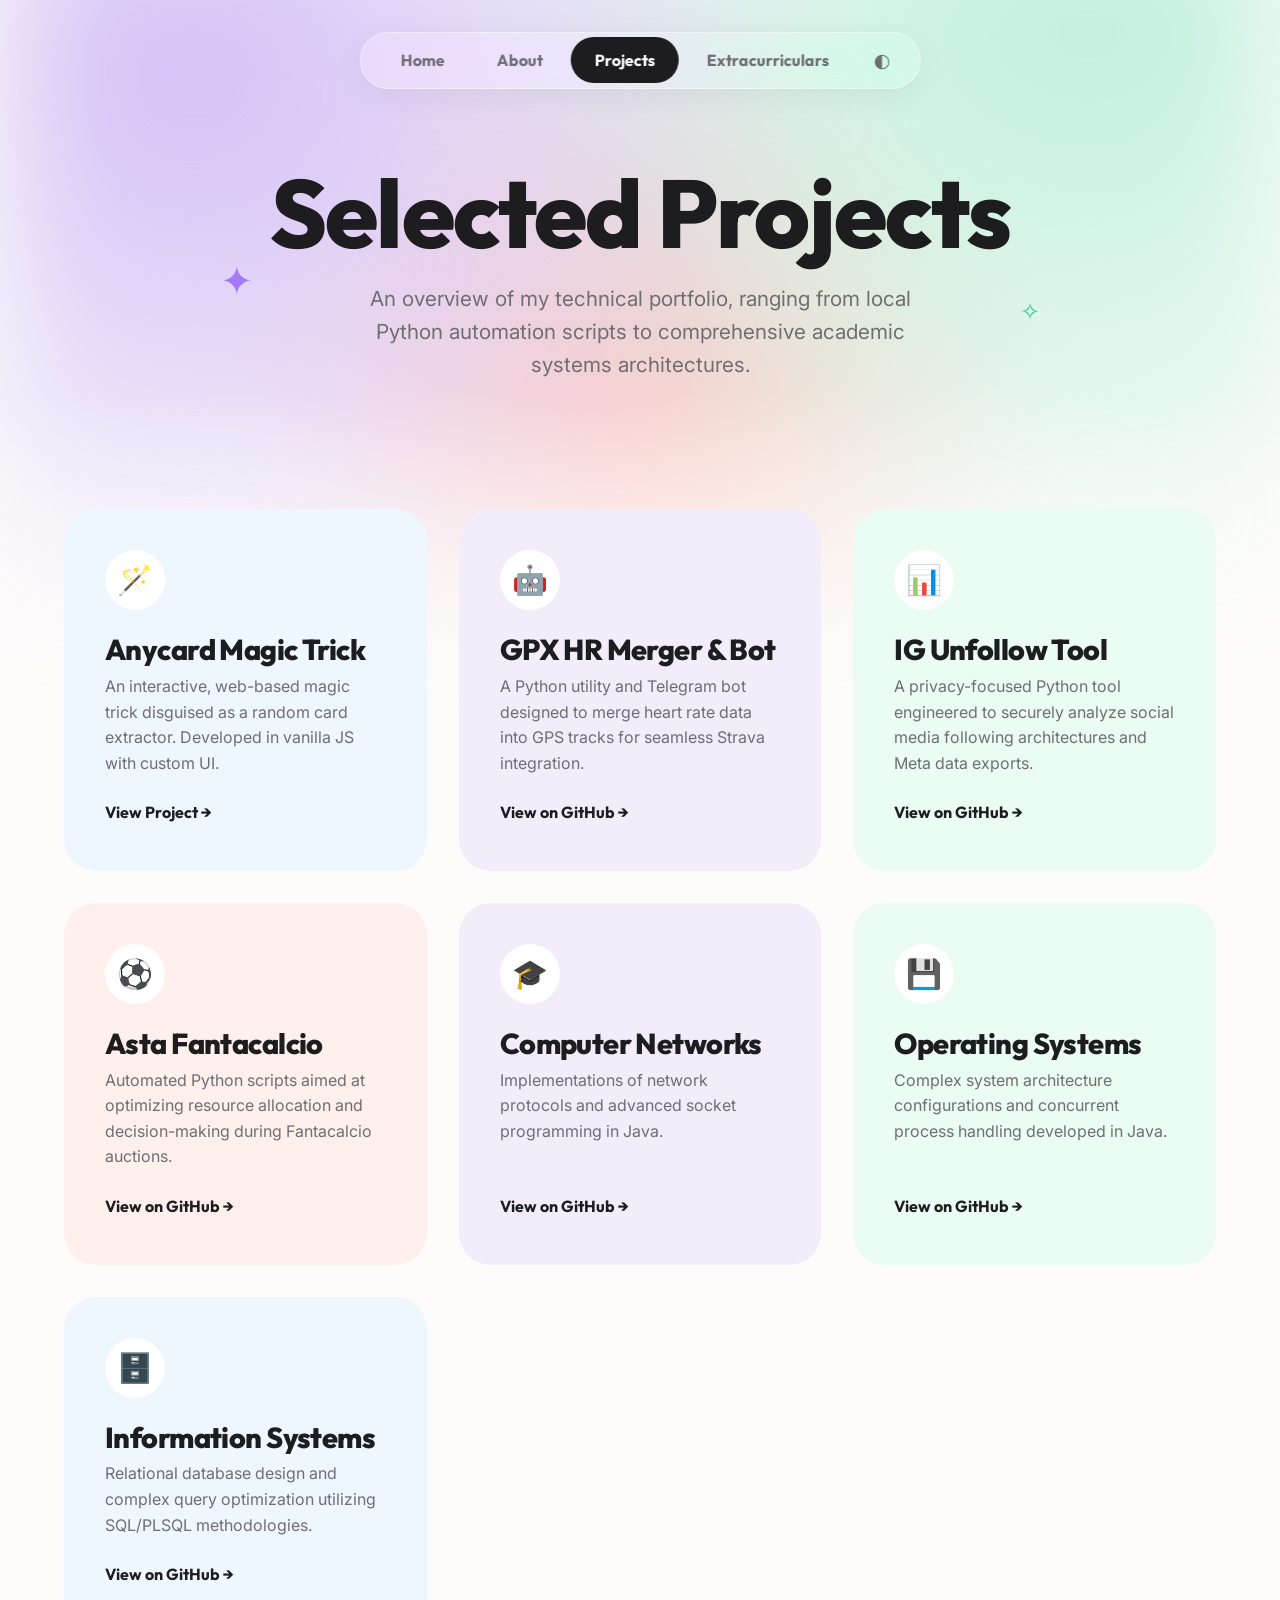
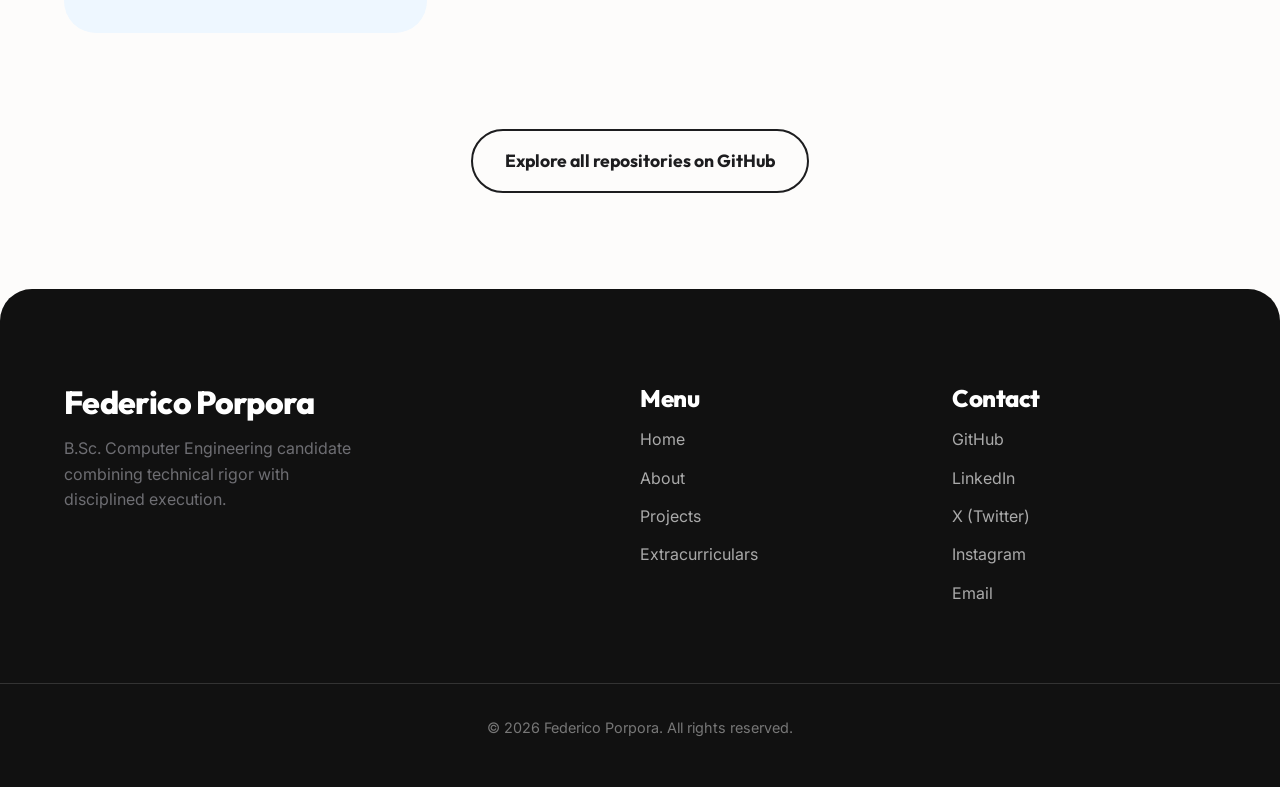
<file: projects.html>
<!DOCTYPE html>
<html lang="en">
<head>
    <meta charset="UTF-8">
    <meta name="viewport" content="width=device-width, initial-scale=1.0">
    <title>Projects | Federico Porpora</title>
    <link href="https://fonts.googleapis.com/css2?family=Inter:wght@400;500;700&family=Outfit:wght@700;800;900&display=swap" rel="stylesheet">
    <link rel="stylesheet" href="style.css">
</head>
<body>
    <nav>
        <div class="nav-links">
            <a href="index.html">Home</a>
            <a href="about.html">About</a>
            <a href="projects.html" class="active">Projects</a>
            <a href="extracurriculars.html">Extracurriculars</a>
        </div>
        <button id="theme-toggle" class="theme-toggle" aria-label="Toggle dark mode" style="flex-shrink: 0;">◐</button>
    </nav>
    <main>
        <div class="hero-wrapper" style="padding-top: 10rem; padding-bottom: 4rem;">
            <div class="hero-gradient"></div>
            <div class="container text-center reveal hero-content">
                <div class="star" style="left: 15%; top: 40%">✦</div><div class="star" style="left: 80%; top: 60%">✧</div>
                <h1 class="hero-title">Selected Projects</h1>
                <p class="lead-text" style="margin: 0 auto;">An overview of my technical portfolio, ranging from local Python automation scripts to comprehensive academic systems architectures.</p>
            </div>
        </div>

        <section class="container" style="margin-top: 4rem;">
            <div class="grid-3 mb-4">
                <!-- Project 1: Anycard -->
                <div class="bento-card card-blue reveal">
                    <div class="card-icon">🪄</div>
                    <h3 class="card-title">Anycard Magic Trick</h3>
                    <p class="card-desc">An interactive, web-based magic trick disguised as a random card extractor. Developed in vanilla JS with custom UI.</p>
                    <a href="carte/index.html" class="project-link">View Project &rarr;</a>
                </div>

                <!-- Project 2 -->
                <div class="bento-card card-purple reveal" style="transition-delay: 0.1s;">
                    <div class="card-icon">🤖</div>
                    <h3 class="card-title">GPX HR Merger & Bot</h3>
                    <p class="card-desc">A Python utility and Telegram bot designed to merge heart rate data into GPS tracks for seamless Strava integration.</p>
                    <a href="https://github.com/federicoporpora/gpx-telegram-bot" target="_blank" class="project-link">View on GitHub &rarr;</a>
                </div>

                <!-- Project 2 -->
                <div class="bento-card card-mint reveal" style="transition-delay: 0.1s;">
                    <div class="card-icon">📊</div>
                    <h3 class="card-title">IG Unfollow Tool</h3>
                    <p class="card-desc">A privacy-focused Python tool engineered to securely analyze social media following architectures and Meta data exports.</p>
                    <a href="https://github.com/federicoporpora/ig-unfollow-tool" target="_blank" class="project-link">View on GitHub &rarr;</a>
                </div>

                <!-- Project 3 -->
                <div class="bento-card card-coral reveal" style="transition-delay: 0.2s;">
                    <div class="card-icon">⚽</div>
                    <h3 class="card-title">Asta Fantacalcio</h3>
                    <p class="card-desc">Automated Python scripts aimed at optimizing resource allocation and decision-making during Fantacalcio auctions.</p>
                    <a href="https://github.com/federicoporpora/asta-fantacalcio" target="_blank" class="project-link">View on GitHub &rarr;</a>
                </div>

                <!-- Project 4 Uni -->
                <div class="bento-card card-purple reveal">
                    <div class="card-icon">🎓</div>
                    <h3 class="card-title">Computer Networks</h3>
                    <p class="card-desc">Implementations of network protocols and advanced socket programming in Java.</p>
                    <a href="https://github.com/federicoporpora/Reti_di_Calcolatori" target="_blank" class="project-link">View on GitHub &rarr;</a>
                </div>

                <!-- Project 5 Uni -->
                <div class="bento-card card-mint reveal" style="transition-delay: 0.1s;">
                    <div class="card-icon">💾</div>
                    <h3 class="card-title">Operating Systems</h3>
                    <p class="card-desc">Complex system architecture configurations and concurrent process handling developed in Java.</p>
                    <a href="https://github.com/federicoporpora/Sistemi_Operativi" target="_blank" class="project-link">View on GitHub &rarr;</a>
                </div>

                <!-- Project 6 Uni -->
                <div class="bento-card card-blue reveal" style="transition-delay: 0.2s;">
                    <div class="card-icon">🗄️</div>
                    <h3 class="card-title">Information Systems</h3>
                    <p class="card-desc">Relational database design and complex query optimization utilizing SQL/PLSQL methodologies.</p>
                    <a href="https://github.com/federicoporpora/Sistemi_Informativi" target="_blank" class="project-link">View on GitHub &rarr;</a>
                </div>
            </div>
            
            <div class="text-center mt-4 reveal">
                <a href="https://github.com/federicoporpora" target="_blank" class="btn btn-outline" style="margin-top: 2rem;">Explore all repositories on GitHub</a>
            </div>
        </section>
    </main>

    <footer>
        <div class="container footer-grid">
            <div>
                <h4 class="footer-title">Federico Porpora</h4>
                <p style="color: var(--text-muted); max-width: 300px;">B.Sc. Computer Engineering candidate combining technical rigor with disciplined execution.</p>
            </div>
            <div>
                <h4 class="footer-title" style="font-size: 1.5rem;">Menu</h4>
                <ul class="footer-list">
                    <li><a href="index.html">Home</a></li>
                    <li><a href="about.html">About</a></li>
                    <li><a href="projects.html">Projects</a></li>
                    <li><a href="extracurriculars.html">Extracurriculars</a></li>
                </ul>
            </div>
            <div>
                <h4 class="footer-title" style="font-size: 1.5rem;">Contact</h4>
                <ul class="footer-list">
                    <li><a href="https://github.com/federicoporpora" target="_blank">GitHub</a></li>
                    <li><a href="https://linkedin.com/in/federicoporpora" target="_blank">LinkedIn</a></li>
                    <li><a href="https://x.com/federicoporpora" target="_blank">X (Twitter)</a></li>
                    <li><a href="https://instagram.com/federicoporpora" target="_blank">Instagram</a></li>
                    <li><a href="mailto:porporafederico@gmail.com">Email</a></li>
                </ul>
            </div>
        </div>
        <div class="footer-bottom">
            &copy; <span id="current-year">2026</span> Federico Porpora. All rights reserved.
        </div>
    </footer>
    <script src="script.js"></script>
</body>
</html>
</file>
<file: style.css>
/* style.css */
:root {
    --bg: #fdfcfb;
    --bg-alt: #f4f3f6;
    --text-main: #1d1d1f;
    --text-muted: #6e6e73;
    
    --accent-purple: #cbb4f6;
    --accent-purple-dark: #8c52ff;
    
    --accent-mint: #b0eed4;
    --accent-mint-dark: #00b67a;
    
    --accent-coral: #ffc4ba;
    --accent-coral-dark: #ff6b57;
    
    --accent-blue: #bde0fe;
    --accent-blue-dark: #2196f3;

    --btn-bg: #1d1d1f;
    --btn-text: #ffffff;
    
    --nav-bg: rgba(255, 255, 255, 0.25);
    --nav-border: rgba(255, 255, 255, 0.4);

    --border-radius-lg: 32px;
    --border-radius-md: 20px;
    --border-radius-sm: 12px;
    
    --transition: all 0.3s cubic-bezier(0.25, 0.8, 0.25, 1);
    
    --card-bg: #ffffff;
    --card-border: rgba(0,0,0,0.04);
    
    --icon-bg: #ffffff;
    --icon-color: #1d1d1f;

    --card-purple-bg: #f3ecfb;
    --card-mint-bg: #ebfcf5;
    --card-coral-bg: #fff0ed;
    --card-blue-bg: #eef7ff;
    
    --footer-bg: #111111;
    --footer-text: #ffffff;
}

[data-theme="dark"] {
    --bg: #111111;
    --bg-alt: #161618;
    --text-main: #f5f5f7;
    --text-muted: #a1a1a6;
    
    --accent-purple: #5e3a96;
    --accent-purple-dark: #9f7aea;
    
    --accent-mint: #257a5e;
    --accent-mint-dark: #48bb78;
    
    --accent-coral: #964232;
    --accent-coral-dark: #f56565;
    
    --accent-blue: #2a6496;
    --accent-blue-dark: #4299e1;

    --btn-bg: #f5f5f7;
    --btn-text: #111111;
    
    --nav-bg: rgba(20, 20, 20, 0.25);
    --nav-border: rgba(255, 255, 255, 0.1);
    
    --card-bg: #1c1c1e;
    --card-border: rgba(255,255,255,0.05);
    
    --icon-bg: #333333;
    --icon-color: #ffffff;

    --card-purple-bg: #2a1f3d;
    --card-mint-bg: #1f3d32;
    --card-coral-bg: #3d231f;
    --card-blue-bg: #1f2a3d;
    
    --footer-bg: #000000;
}
/* Base */
* { box-sizing: border-box; margin: 0; padding: 0; }
html { 
    background-color: var(--bg); 
    overscroll-behavior: none;
    transition: background-color 0.3s ease; 
}
body {
    font-family: 'Inter', sans-serif;
    background-color: var(--bg);
    color: var(--text-main);
    line-height: 1.6;
    overflow-x: hidden;
    overscroll-behavior: none;
    transition: background-color 0.3s ease, color 0.3s ease;
}

.bg-alt { background-color: var(--bg-alt) !important; }

h1, h2, h3, h4, h5, h6, .brand-font {
    font-family: 'Outfit', sans-serif;
    font-weight: 800;
    line-height: 1.1;
    letter-spacing: -0.02em;
}

a { text-decoration: none; color: inherit; }
img { max-width: 100%; display: block; }
.container { max-width: 1200px; margin: 0 auto; padding: 0 1.5rem; }
.text-center { text-align: center; }

/* Typography */
.hero-title { font-size: clamp(2.5rem, 8vw, 6rem); margin-bottom: 1rem; color: var(--text-main); }
.section-title { font-size: clamp(2rem, 6vw, 4rem); margin-bottom: 1.5rem; color: var(--text-main); }
.lead-text { font-size: clamp(1.1rem, 2vw, 1.3rem); color: var(--text-muted); max-width: 600px; }
.bold-muted { font-weight: 700; color: var(--text-muted); text-transform: uppercase; letter-spacing: 0.05em; font-size: 0.9rem; }

/* Navigation */
nav {
    position: fixed;
    top: 2rem;
    left: 50%;
    transform: translateX(-50%);
    background: var(--nav-bg);
    backdrop-filter: blur(24px) saturate(180%);
    -webkit-backdrop-filter: blur(24px) saturate(180%);
    padding: 0.5rem 1rem;
    border-radius: 100px;
    box-shadow: 0 8px 32px rgba(0,0,0,0.06);
    z-index: 1000;
    display: flex;
    gap: 0.5rem;
    border: 1px solid var(--nav-border);
    align-items: center;
}
nav a {
    font-family: 'Outfit', sans-serif;
    font-weight: 700;
    padding: 0.8rem 1.5rem;
    border-radius: 100px;
    color: var(--text-muted);
    transition: var(--transition);
}
nav a:hover { color: var(--text-main); }
nav a.active {
    background: var(--btn-bg);
    color: var(--btn-text);
}
.theme-toggle {
    background: none;
    border: none;
    font-size: 1.2rem;
    cursor: pointer;
    color: var(--text-muted);
    padding: 0.5rem 0.8rem;
    display: flex;
    align-items: center;
    border-radius: 100px;
    transition: var(--transition);
}
.theme-toggle:hover {
    color: var(--text-main);
    transform: rotate(15deg);
}

@media (max-width: 768px) {
    nav a { padding: 0.6rem 0.8rem; font-size: 0.9rem; white-space: nowrap; }
    nav { 
        top: 1rem; width: 95%; 
        justify-content: flex-start;
        overflow-x: auto;
        -webkit-overflow-scrolling: touch;
        scrollbar-width: none;
        -ms-overflow-style: none;
        border-radius: 100px;
    }
    nav::-webkit-scrollbar { display: none; }
    .bento-card { padding: 1.5rem; }
    .card-title { font-size: 1.5rem; }
    .section-pad { padding-top: 4rem; padding-bottom: 4rem; }
}

/* Hero Wrapper & Gradients */
.hero-wrapper {
    position: relative;
    background: transparent;
}

.hero-gradient {
    position: absolute;
    top: -20%;
    left: 0;
    width: 100%;
    height: 180%;
    background: radial-gradient(circle at 15% 20%, rgba(203, 180, 246, 0.85), transparent 50%),
                radial-gradient(circle at 85% 10%, rgba(176, 238, 212, 0.85), transparent 50%),
                radial-gradient(circle at 50% 60%, rgba(255, 196, 186, 0.85), transparent 50%);
    filter: blur(60px);
    z-index: 0;
    pointer-events: none;
    transition: background 0.5s ease;
    -webkit-mask-image: linear-gradient(to bottom, black 60%, transparent 100%);
    mask-image: linear-gradient(to bottom, black 60%, transparent 100%);
}

[data-theme="dark"] .hero-gradient {
    background: radial-gradient(circle at 15% 20%, rgba(94, 58, 150, 0.75), transparent 50%),
                radial-gradient(circle at 85% 10%, rgba(37, 122, 94, 0.75), transparent 50%),
                radial-gradient(circle at 50% 60%, rgba(150, 66, 50, 0.75), transparent 50%);
}

.hero-content {
    position: relative;
    z-index: 1;
}

.hero {
    min-height: 90vh;
    display: flex;
    flex-direction: column;
    align-items: center;
    justify-content: center;
    padding-top: 8rem;
    padding-bottom: 4rem;
    text-align: center;
}

/* Floating Stars */
.star {
    position: absolute;
    color: var(--accent-purple-dark);
    font-size: 1.5rem;
    animation: float 6s ease-in-out infinite;
    opacity: 0.7;
    z-index: 0;
}
.star:nth-child(1) { top: 15%; left: 20%; animation-delay: 0s; font-size: 2.5rem;}
.star:nth-child(2) { top: 25%; right: 15%; animation-delay: 1s; font-size: 1.5rem; color: var(--accent-mint-dark);}
.star:nth-child(3) { top: 60%; left: 10%; animation-delay: 2s; font-size: 2rem; color: var(--accent-coral-dark);}
.star:nth-child(4) { top: 70%; right: 25%; animation-delay: 3s; font-size: 1.8rem; }
.star:nth-child(5) { top: 35%; left: 80%; animation-delay: 4s; font-size: 1.2rem; color: var(--accent-blue-dark);}

@keyframes float {
    0% { transform: translateY(0px) rotate(0deg); }
    50% { transform: translateY(-20px) rotate(10deg); }
    100% { transform: translateY(0px) rotate(0deg); }
}

.hero-btns {
    display: flex;
    gap: 1rem;
    margin-top: 2rem;
    justify-content: center;
    flex-wrap: wrap;
}

/* Buttons */
.btn {
    display: inline-flex;
    align-items: center;
    justify-content: center;
    padding: 1rem 2rem;
    font-family: 'Outfit', sans-serif;
    font-weight: 700;
    font-size: 1.1rem;
    border-radius: 100px;
    transition: var(--transition);
    border: none;
    cursor: pointer;
    gap: 0.5rem;
}
.btn svg { width: 20px; height: 20px; }
.btn-primary {
    background: var(--btn-bg);
    color: var(--btn-text);
}
.btn-primary:hover {
    transform: translateY(-3px) scale(1.02);
    box-shadow: 0 10px 20px rgba(0,0,0,0.1);
}
.btn-outline {
    background: transparent;
    border: 2px solid var(--text-main);
    color: var(--text-main);
}
.btn-outline:hover {
    background: var(--text-main);
    color: var(--btn-text);
    transform: translateY(-3px) scale(1.02);
}

/* Avatars & Images */
.avatar-container {
    width: 150px;
    height: 150px;
    margin: 0 auto 2rem;
    border-radius: 50%;
    overflow: hidden;
    background: var(--accent-mint);
    border: 6px solid var(--card-bg);
    box-shadow: 0 20px 40px rgba(0,0,0,0.08);
}
.avatar-container img { width: 100%; height: 100%; object-fit: cover; }
.arch-container {
    border-radius: 200px 200px 0 0;
    overflow: hidden;
    background: var(--accent-blue);
    position: relative;
    aspect-ratio: 3/4;
    width: 100%;
    max-width: 400px;
    margin: 0 auto;
    border: 8px solid var(--card-bg);
    box-shadow: 0 20px 40px rgba(0,0,0,0.05);
}

/* Grid Layouts */
.grid-2, .grid-3, .grid-4 { display: grid; grid-template-columns: 1fr; gap: 2rem; }
@media (min-width: 768px) {
    .grid-2 { grid-template-columns: 1fr 1fr; }
    .grid-3 { grid-template-columns: repeat(3, 1fr); }
    .grid-4 { grid-template-columns: repeat(2, 1fr); gap: 2rem; }
}
@media (min-width: 1024px) {
    .grid-4 { grid-template-columns: repeat(4, 1fr); }
}

/* Cards */
.bento-card {
    background: var(--card-bg);
    border-radius: var(--border-radius-lg);
    padding: 2.5rem;
    transition: var(--transition);
    position: relative;
    overflow: hidden;
    border: 1px solid var(--card-border);
    display: flex;
    flex-direction: column;
    height: 100%;
}
.bento-card:hover {
    transform: translateY(-5px);
    box-shadow: 0 20px 40px rgba(0,0,0,0.05);
}
.card-icon {
    width: 60px;
    height: 60px;
    border-radius: 50%;
    display: flex;
    align-items: center;
    justify-content: center;
    font-size: 1.8rem;
    margin-bottom: 1.5rem;
    background: var(--icon-bg);
    color: var(--icon-color);
}
.card-title { font-size: 1.8rem; margin-bottom: 0.5rem; color: var(--text-main); }
.card-desc { color: var(--text-muted); flex-grow: 1; }

.card-purple { background-color: var(--card-purple-bg); border-color: transparent; }
.card-mint { background-color: var(--card-mint-bg); border-color: transparent; }
.card-coral { background-color: var(--card-coral-bg); border-color: transparent; }
.card-blue { background-color: var(--card-blue-bg); border-color: transparent; }

/* Timeline */
.timeline { position: relative; padding-left: 2rem; border-left: 3px solid var(--accent-purple); margin: 3rem 0; }
.timeline-item { position: relative; margin-bottom: 3rem; }
.timeline-dot {
    position: absolute; left: -2.7rem; top: 0; width: 20px; height: 20px;
    border-radius: 50%; background: var(--bg); border: 4px solid var(--accent-purple);
}
.timeline-date { font-family: 'Outfit'; font-weight: 800; color: var(--accent-purple-dark); font-size: 1.2rem; margin-bottom: 0.2rem; }
.timeline-title { font-size: 1.4rem; margin-bottom: 0.5rem; color: var(--text-main); }

/* Tags */
.tag-container { display: flex; flex-wrap: wrap; gap: 0.8rem; margin-top: 1.5rem; }
.tag {
    background: var(--card-bg); padding: 0.6rem 1.2rem; border-radius: 100px;
    font-family: 'Outfit'; font-size: 0.9rem; font-weight: 700;
    box-shadow: 0 4px 10px rgba(0,0,0,0.03); color: var(--text-main); border: 1px solid var(--card-border);
}

/* Footer */
footer {
    background: var(--footer-bg); color: var(--footer-text);
    padding: 6rem 0 3rem; margin-top: 6rem;
    border-radius: var(--border-radius-lg) var(--border-radius-lg) 0 0;
}
.footer-grid { display: grid; grid-template-columns: 1fr; gap: 3rem; }
@media (min-width: 768px) { .footer-grid { grid-template-columns: 2fr 1fr 1fr; } }
.footer-title { font-size: 2rem; margin-bottom: 1rem; color: var(--footer-text);}
footer a { color: #aaa; transition: var(--transition); }
footer a:hover { color: var(--footer-text); }
.footer-bottom { border-top: 1px solid #333; margin-top: 4rem; padding-top: 2rem; color: #777; font-size: 0.9rem; text-align: center; }
.footer-list { list-style: none; }
.footer-list li { margin-bottom: 0.8rem; }

/* Utilities */
.mb-1 { margin-bottom: 1rem; }
.mb-2 { margin-bottom: 2rem; }
.mb-3 { margin-bottom: 3rem; }
.mb-4 { margin-bottom: 4rem; }
.mt-2 { margin-top: 2rem; }
.mt-4 { margin-top: 4rem; }
.section-pad { padding-top: 6rem; padding-bottom: 6rem; }
.align-center { align-items: center; }

/* Animations */
.reveal {
    opacity: 0; transform: translateY(40px);
    transition: all 0.8s cubic-bezier(0.25, 0.8, 0.25, 1);
}
.reveal.active { opacity: 1; transform: translateY(0); }

/* Specific elements */
.project-link {
    display: inline-block; margin-top: 1.5rem;
    font-family: 'Outfit'; font-weight: 700; color: inherit;
    border-bottom: 2px solid transparent; padding-bottom: 2px;
    transition: var(--transition);
}
.project-link:hover { border-bottom-color: currentColor; }
</file>
